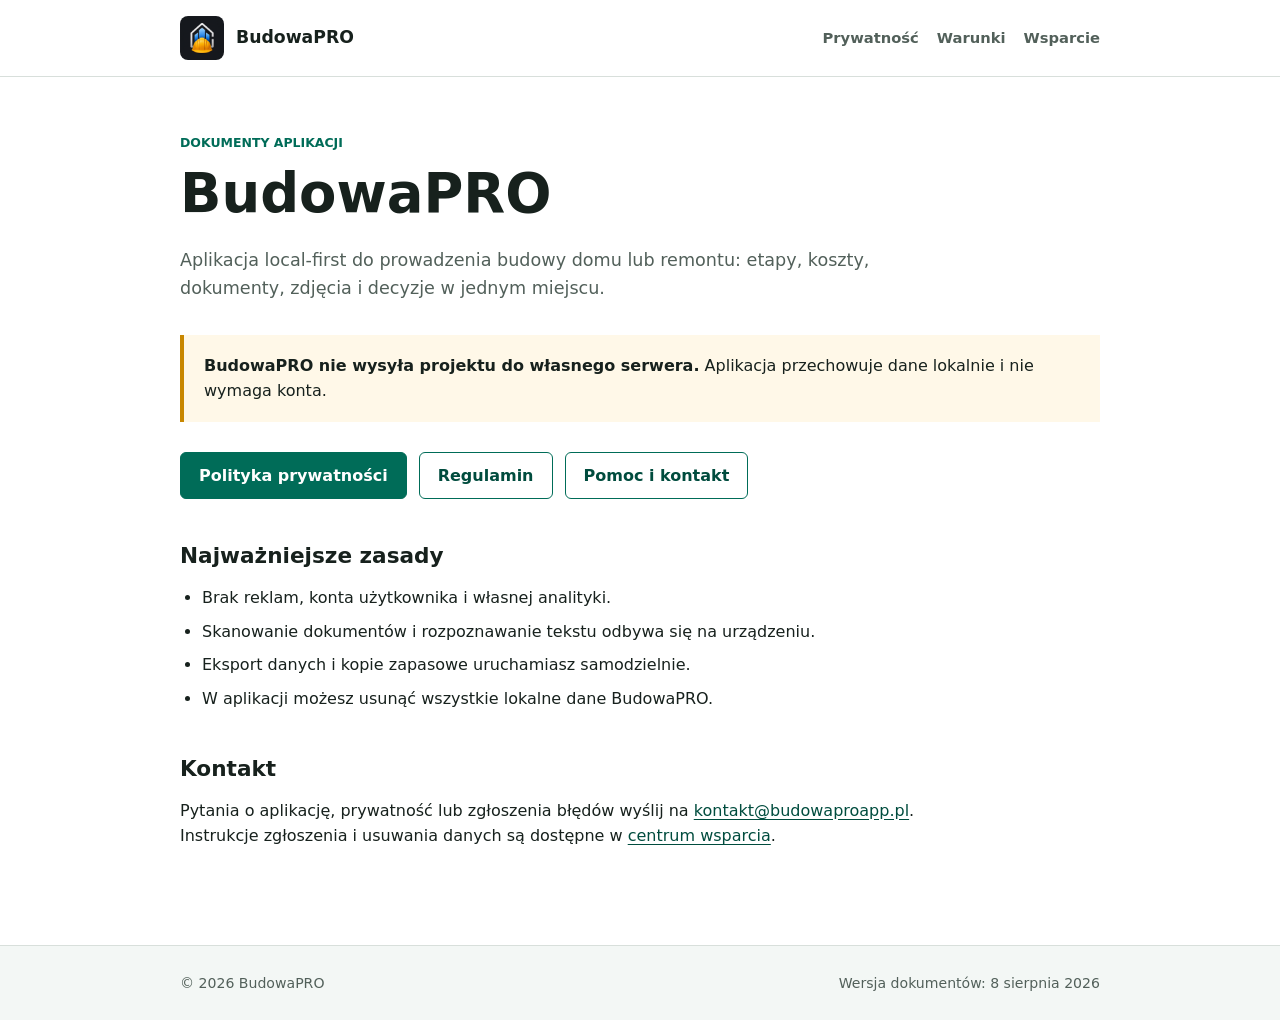
<file: site/index.html>
<!doctype html>
<html lang="pl">
  <head>
    <meta charset="utf-8" />
    <meta name="viewport" content="width=device-width, initial-scale=1" />
    <meta
      http-equiv="Content-Security-Policy"
      content="default-src 'none'; img-src 'self'; style-src 'self'; base-uri 'self'; form-action 'none'"
    />
    <meta name="referrer" content="no-referrer" />
    <meta
      name="description"
      content="Oficjalne informacje prawne i wsparcie aplikacji BudowaPRO."
    />
    <meta name="theme-color" content="#006c58" />
    <link rel="canonical" href="https://budowaproapp.pl/" />
    <title>BudowaPRO - prywatność i wsparcie</title>
    <link rel="icon" href="assets/budowapro-icon.png" />
    <link rel="stylesheet" href="assets/site.css" />
  </head>
  <body>
    <header class="site-header">
      <div class="header-inner">
        <a class="brand" href="./"
          ><img src="assets/budowapro-icon.png" alt="" /><span
            >BudowaPRO</span
          ></a
        >
        <nav aria-label="Główna nawigacja">
          <a href="/privacy/">Prywatność</a>
          <a href="/terms/">Warunki</a>
          <a href="/support/">Wsparcie</a>
        </nav>
      </div>
    </header>
    <main class="page">
      <p class="eyebrow">Dokumenty aplikacji</p>
      <h1>BudowaPRO</h1>
      <p class="lead">
        Aplikacja local-first do prowadzenia budowy domu lub remontu: etapy,
        koszty, dokumenty, zdjęcia i decyzje w jednym miejscu.
      </p>
      <div class="notice">
        <strong>BudowaPRO nie wysyła projektu do własnego serwera.</strong>
        Aplikacja przechowuje dane lokalnie i nie wymaga konta.
      </div>
      <div class="actions">
        <a class="button" href="/privacy/">Polityka prywatności</a>
        <a class="button secondary" href="/terms/">Regulamin</a>
        <a class="button secondary" href="/support/">Pomoc i kontakt</a>
      </div>
      <section>
        <h2>Najważniejsze zasady</h2>
        <ul>
          <li>Brak reklam, konta użytkownika i własnej analityki.</li>
          <li>
            Skanowanie dokumentów i rozpoznawanie tekstu odbywa się na
            urządzeniu.
          </li>
          <li>Eksport danych i kopie zapasowe uruchamiasz samodzielnie.</li>
          <li>W aplikacji możesz usunąć wszystkie lokalne dane BudowaPRO.</li>
        </ul>
      </section>
      <section>
        <h2>Kontakt</h2>
        <p>
          Pytania o aplikację, prywatność lub zgłoszenia błędów wyślij na
          <a href="mailto:kontakt@budowaproapp.pl">kontakt@budowaproapp.pl</a>.
          Instrukcje zgłoszenia i usuwania danych są dostępne w
          <a href="/support/">centrum wsparcia</a>.
        </p>
      </section>
    </main>
    <footer class="site-footer">
      <div class="footer-inner">
        <span>© 2026 BudowaPRO</span
        ><span>Wersja dokumentów: 8 sierpnia 2026</span>
      </div>
    </footer>
  </body>
</html>
</file>
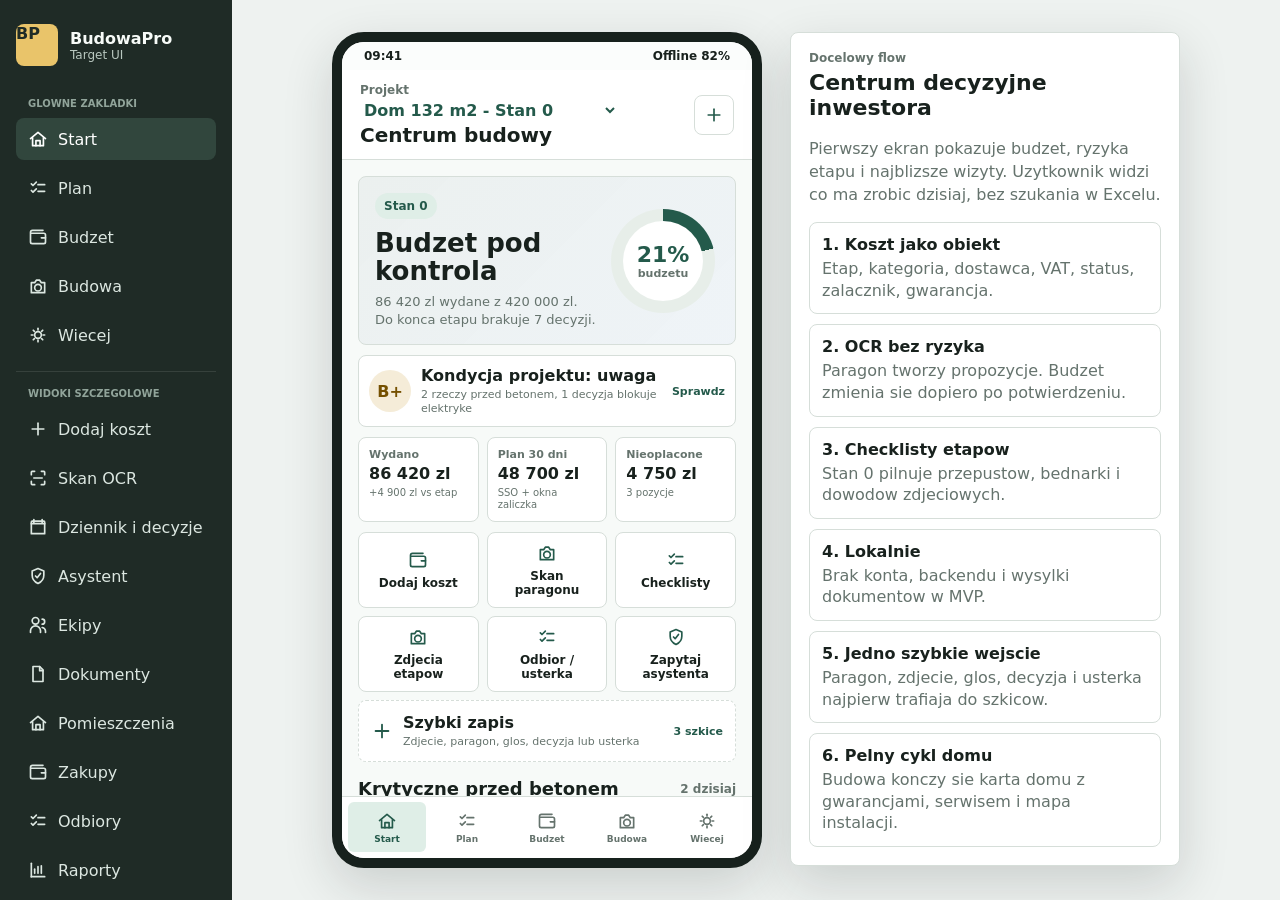
<file: docs/build-home-app-mockups/index.html>
<!doctype html>
<html lang="pl">
  <head>
    <meta charset="utf-8">
    <meta name="viewport" content="width=device-width, initial-scale=1">
    <title>BudowaPro - makiety docelowe</title>
    <link rel="stylesheet" href="./styles.css">
    <link rel="stylesheet" href="./extended.css">
  </head>
  <body>
    <svg class="svg-defs" aria-hidden="true">
      <symbol id="icon-home" viewBox="0 0 24 24">
        <path d="M3 11.5 12 4l9 7.5"></path>
        <path d="M5.5 10.5V20h13v-9.5"></path>
        <path d="M9.5 20v-6h5v6"></path>
      </symbol>
      <symbol id="icon-wallet" viewBox="0 0 24 24">
        <path d="M4 7.5h15a2 2 0 0 1 2 2V18a2 2 0 0 1-2 2H5a2 2 0 0 1-2-2V6.5A2.5 2.5 0 0 1 5.5 4H18"></path>
        <path d="M16 13h5"></path>
      </symbol>
      <symbol id="icon-plus" viewBox="0 0 24 24">
        <path d="M12 5v14"></path>
        <path d="M5 12h14"></path>
      </symbol>
      <symbol id="icon-scan" viewBox="0 0 24 24">
        <path d="M4 8V5a1 1 0 0 1 1-1h3"></path>
        <path d="M16 4h3a1 1 0 0 1 1 1v3"></path>
        <path d="M20 16v3a1 1 0 0 1-1 1h-3"></path>
        <path d="M8 20H5a1 1 0 0 1-1-1v-3"></path>
        <path d="M7 12h10"></path>
      </symbol>
      <symbol id="icon-checks" viewBox="0 0 24 24">
        <path d="m4 7 2 2 4-4"></path>
        <path d="M12 8h8"></path>
        <path d="m4 15 2 2 4-4"></path>
        <path d="M12 16h8"></path>
      </symbol>
      <symbol id="icon-users" viewBox="0 0 24 24">
        <path d="M9 11a4 4 0 1 0 0-8 4 4 0 0 0 0 8Z"></path>
        <path d="M3 21v-2a6 6 0 0 1 12 0v2"></path>
        <path d="M17 11a3 3 0 1 0 0-6"></path>
        <path d="M17 15a5 5 0 0 1 4 4.9V21"></path>
      </symbol>
      <symbol id="icon-file" viewBox="0 0 24 24">
        <path d="M6 3h8l4 4v14H6V3Z"></path>
        <path d="M14 3v5h4"></path>
      </symbol>
      <symbol id="icon-chart" viewBox="0 0 24 24">
        <path d="M4 20V4"></path>
        <path d="M4 20h16"></path>
        <path d="M8 16v-5"></path>
        <path d="M12 16V8"></path>
        <path d="M16 16v-9"></path>
      </symbol>
      <symbol id="icon-settings" viewBox="0 0 24 24">
        <path d="M12 8a4 4 0 1 0 0 8 4 4 0 0 0 0-8Z"></path>
        <path d="M4 12h2"></path>
        <path d="M18 12h2"></path>
        <path d="m6.3 6.3 1.4 1.4"></path>
        <path d="m16.3 16.3 1.4 1.4"></path>
        <path d="M12 4v2"></path>
        <path d="M12 18v2"></path>
        <path d="m17.7 6.3-1.4 1.4"></path>
        <path d="m7.7 16.3-1.4 1.4"></path>
      </symbol>
      <symbol id="icon-search" viewBox="0 0 24 24">
        <path d="m20 20-4-4"></path>
        <circle cx="11" cy="11" r="7"></circle>
      </symbol>
      <symbol id="icon-filter" viewBox="0 0 24 24">
        <path d="M4 6h16"></path>
        <path d="M7 12h10"></path>
        <path d="M10 18h4"></path>
      </symbol>
      <symbol id="icon-camera" viewBox="0 0 24 24">
        <path d="M4 8h4l2-3h4l2 3h4v12H4V8Z"></path>
        <circle cx="12" cy="14" r="4"></circle>
      </symbol>
      <symbol id="icon-calendar" viewBox="0 0 24 24">
        <path d="M7 3v4"></path>
        <path d="M17 3v4"></path>
        <path d="M4 8h16"></path>
        <path d="M5 5h14a1 1 0 0 1 1 1v14H4V6a1 1 0 0 1 1-1Z"></path>
      </symbol>
      <symbol id="icon-phone" viewBox="0 0 24 24">
        <path d="M7 4h3l1.5 4-2 1.2a12 12 0 0 0 5.3 5.3l1.2-2 4 1.5v3a2 2 0 0 1-2.2 2A16 16 0 0 1 5 6.2 2 2 0 0 1 7 4Z"></path>
      </symbol>
      <symbol id="icon-alert" viewBox="0 0 24 24">
        <path d="M12 4 3 20h18L12 4Z"></path>
        <path d="M12 9v5"></path>
        <path d="M12 17h.01"></path>
      </symbol>
      <symbol id="icon-shield" viewBox="0 0 24 24">
        <path d="M12 3 5 6v5c0 5 3 8 7 10 4-2 7-5 7-10V6l-7-3Z"></path>
        <path d="m9 12 2 2 4-5"></path>
      </symbol>
      <symbol id="icon-export" viewBox="0 0 24 24">
        <path d="M12 3v12"></path>
        <path d="m8 7 4-4 4 4"></path>
        <path d="M5 15v5h14v-5"></path>
      </symbol>
    </svg>

    <div class="prototype-shell">
      <aside class="nav-rail" aria-label="Makiety docelowe">
        <div class="brand">
          <span class="brand-mark">BP</span>
          <div>
            <strong>BudowaPro</strong>
            <span>Target UI</span>
          </div>
        </div>

        <nav class="nav-list">
          <span class="nav-group-label">Glowne zakladki</span>
          <button class="nav-item nav-primary is-active" type="button" data-target="overview" aria-current="page">
            <svg><use href="#icon-home"></use></svg>
            <span>Start</span>
          </button>
          <button class="nav-item nav-primary" type="button" data-target="stages">
            <svg><use href="#icon-checks"></use></svg>
            <span>Plan</span>
          </button>
          <button class="nav-item nav-primary" type="button" data-target="costs">
            <svg><use href="#icon-wallet"></use></svg>
            <span>Budzet</span>
          </button>
          <button class="nav-item nav-primary" type="button" data-target="technical">
            <svg><use href="#icon-camera"></use></svg>
            <span>Budowa</span>
          </button>
          <button class="nav-item nav-primary" type="button" data-target="more">
            <svg><use href="#icon-settings"></use></svg>
            <span>Wiecej</span>
          </button>

          <span class="nav-group-label">Widoki szczegolowe</span>
          <button class="nav-item" type="button" data-target="add-cost">
            <svg><use href="#icon-plus"></use></svg>
            <span>Dodaj koszt</span>
          </button>
          <button class="nav-item" type="button" data-target="scan">
            <svg><use href="#icon-scan"></use></svg>
            <span>Skan OCR</span>
          </button>
          <button class="nav-item" type="button" data-target="diary">
            <svg><use href="#icon-calendar"></use></svg>
            <span>Dziennik i decyzje</span>
          </button>
          <button class="nav-item" type="button" data-target="assistant">
            <svg><use href="#icon-shield"></use></svg>
            <span>Asystent</span>
          </button>
          <button class="nav-item" type="button" data-target="contacts">
            <svg><use href="#icon-users"></use></svg>
            <span>Ekipy</span>
          </button>
          <button class="nav-item" type="button" data-target="documents">
            <svg><use href="#icon-file"></use></svg>
            <span>Dokumenty</span>
          </button>
          <button class="nav-item" type="button" data-target="rooms">
            <svg><use href="#icon-home"></use></svg>
            <span>Pomieszczenia</span>
          </button>
          <button class="nav-item" type="button" data-target="materials">
            <svg><use href="#icon-wallet"></use></svg>
            <span>Zakupy</span>
          </button>
          <button class="nav-item" type="button" data-target="punchlist">
            <svg><use href="#icon-checks"></use></svg>
            <span>Odbiory</span>
          </button>
          <button class="nav-item" type="button" data-target="reports">
            <svg><use href="#icon-chart"></use></svg>
            <span>Raporty</span>
          </button>
          <button class="nav-item" type="button" data-target="home-record">
            <svg><use href="#icon-home"></use></svg>
            <span>Karta domu</span>
          </button>
          <button class="nav-item" type="button" data-target="settings">
            <svg><use href="#icon-settings"></use></svg>
            <span>Ustawienia</span>
          </button>
        </nav>
      </aside>

      <main class="mockup-stage">
        <section class="phone-frame" aria-label="Podglad aplikacji BudowaPro">
          <div class="status-bar">
            <span>09:41</span>
            <span>Offline 82%</span>
          </div>

          <header class="app-topbar">
            <div>
              <label class="project-picker" for="projectSelect">Projekt</label>
              <select id="projectSelect" aria-label="Wybierz projekt">
                <option>Dom 132 m2 - Stan 0</option>
                <option>Remont mieszkania 58 m2</option>
              </select>
              <h1 id="screenTitle">Centrum budowy</h1>
            </div>
            <button class="icon-button" type="button" aria-label="Dodaj koszt" data-shortcut="add-cost">
              <svg><use href="#icon-plus"></use></svg>
            </button>
          </header>

          <div class="screen-stack">
            <section class="screen is-active" data-screen="overview" aria-labelledby="overview-title">
              <div class="hero-panel">
                <div>
                  <span class="chip strong">Stan 0</span>
                  <h2 id="overview-title">Budzet pod kontrola</h2>
                  <p>86 420 zl wydane z 420 000 zl. Do konca etapu brakuje 7 decyzji.</p>
                </div>
                <div class="budget-donut" aria-label="21 procent budzetu wykorzystane">
                  <strong>21%</strong>
                  <span>budzetu</span>
                </div>
              </div>

              <button class="health-strip" type="button" data-shortcut="assistant">
                <span class="health-score">B+</span>
                <span>
                  <strong>Kondycja projektu: uwaga</strong>
                  <small>2 rzeczy przed betonem, 1 decyzja blokuje elektryke</small>
                </span>
                <b>Sprawdz</b>
              </button>

              <div class="kpi-grid">
                <article class="kpi-card">
                  <span>Wydano</span>
                  <strong>86 420 zl</strong>
                  <small>+4 900 zl vs etap</small>
                </article>
                <article class="kpi-card">
                  <span>Plan 30 dni</span>
                  <strong>48 700 zl</strong>
                  <small>SSO + okna zaliczka</small>
                </article>
                <article class="kpi-card">
                  <span>Nieoplacone</span>
                  <strong>4 750 zl</strong>
                  <small>3 pozycje</small>
                </article>
              </div>

              <div class="quick-grid" aria-label="Najczestsze akcje">
                <button class="quick-action" type="button" data-shortcut="add-cost">
                  <svg><use href="#icon-wallet"></use></svg>
                  <span>Dodaj koszt</span>
                </button>
                <button class="quick-action" type="button" data-shortcut="scan">
                  <svg><use href="#icon-camera"></use></svg>
                  <span>Skan paragonu</span>
                </button>
                <button class="quick-action" type="button" data-shortcut="stages">
                  <svg><use href="#icon-checks"></use></svg>
                  <span>Checklisty</span>
                </button>
                <button class="quick-action" type="button" data-shortcut="technical">
                  <svg><use href="#icon-camera"></use></svg>
                  <span>Zdjecia etapow</span>
                </button>
                <button class="quick-action" type="button" data-shortcut="punchlist">
                  <svg><use href="#icon-checks"></use></svg>
                  <span>Odbior / usterka</span>
                </button>
                <button class="quick-action" type="button" data-shortcut="assistant">
                  <svg><use href="#icon-shield"></use></svg>
                  <span>Zapytaj asystenta</span>
                </button>
              </div>

              <button class="capture-inbox" type="button" data-shortcut="more">
                <svg><use href="#icon-plus"></use></svg>
                <span>
                  <strong>Szybki zapis</strong>
                  <small>Zdjecie, paragon, glos, decyzja lub usterka</small>
                </span>
                <b>3 szkice</b>
              </button>

              <div class="section-head">
                <h2>Krytyczne przed betonem</h2>
                <span>2 dzisiaj</span>
              </div>
              <div class="issue-list">
                <article class="issue-row risk">
                  <svg><use href="#icon-alert"></use></svg>
                  <div>
                    <strong>Bednarka / uziom fundamentowy</strong>
                    <span>Dodaj zdjecie ciaglosci przed zalaniem.</span>
                  </div>
                  <b>Dzis</b>
                </article>
                <article class="issue-row risk">
                  <svg><use href="#icon-alert"></use></svg>
                  <div>
                    <strong>Przepust pod prad, wode i internet</strong>
                    <span>Hydraulik jutro 08:00, elektryk 11:30.</span>
                  </div>
                  <b>Jutro</b>
                </article>
              </div>

              <div class="stage-timeline">
                <div class="stage-point done"><span>Formal</span></div>
                <div class="stage-point active"><span>Stan 0</span></div>
                <div class="stage-point"><span>SSO</span></div>
                <div class="stage-point"><span>SSZ</span></div>
                <div class="stage-point"><span>Inst.</span></div>
              </div>

              <div class="section-head">
                <h2>Dzisiaj na budowie</h2>
                <span>3 wpisy</span>
              </div>
              <div class="timeline-list">
                <article class="timeline-item">
                  <time>08:30</time>
                  <div>
                    <strong>Odbior zbrojenia</strong>
                    <span>Kierownik budowy, wymagane zdjecia i notatka.</span>
                  </div>
                </article>
                <article class="timeline-item">
                  <time>12:00</time>
                  <div>
                    <strong>Dostawa betonu B25</strong>
                    <span>Zapisz WZ jako dokument kosztu.</span>
                  </div>
                </article>
                <article class="timeline-item">
                  <time>16:00</time>
                  <div>
                    <strong>Aktualizacja budzetu</strong>
                    <span>Sprawdz przekroczenie w kategorii materialy.</span>
                  </div>
                </article>
              </div>
            </section>

            <section class="screen" data-screen="costs" aria-labelledby="costs-title" hidden>
              <div class="section-head first">
                <div>
                  <span class="eyebrow">Rejestr kosztow</span>
                  <h2 id="costs-title">Wszystkie pozycje</h2>
                </div>
                <button class="icon-button" type="button" aria-label="Filtruj koszty">
                  <svg><use href="#icon-filter"></use></svg>
                </button>
              </div>

              <label class="search-field">
                <svg><use href="#icon-search"></use></svg>
                <input type="search" value="fundament" aria-label="Szukaj kosztow">
              </label>

              <div class="filter-row" aria-label="Filtry kosztow">
                <button class="filter-chip is-active" type="button" aria-pressed="true">Stan 0</button>
                <button class="filter-chip" type="button" aria-pressed="false">Oplacone</button>
                <button class="filter-chip" type="button" aria-pressed="false">Materialy</button>
                <button class="filter-chip" type="button" aria-pressed="false">Paragon</button>
              </div>

              <div class="summary-strip">
                <article>
                  <span>Plan etapu</span>
                  <strong>26 380 zl</strong>
                </article>
                <article>
                  <span>Faktycznie</span>
                  <strong>31 280 zl</strong>
                </article>
                <article>
                  <span>Roznica</span>
                  <strong class="danger">+4 900 zl</strong>
                </article>
              </div>

              <div class="cost-list">
                <article class="cost-row">
                  <div class="cost-icon concrete"></div>
                  <div>
                    <strong>Beton B25 fundament</strong>
                    <span>Betoniarnia Nowak | 18 m3 | faktura</span>
                  </div>
                  <b>12 960 zl</b>
                </article>
                <article class="cost-row">
                  <div class="cost-icon steel"></div>
                  <div>
                    <strong>Stal zbrojeniowa</strong>
                    <span>Fi 12, strzemiona, drut | dostarczone</span>
                  </div>
                  <b>8 740 zl</b>
                </article>
                <article class="cost-row">
                  <div class="cost-icon labor"></div>
                  <div>
                    <strong>Robocizna fundament</strong>
                    <span>Etap 1/2 | gotowka | niepelny opis</span>
                  </div>
                  <b>6 500 zl</b>
                </article>
                <article class="cost-row flagged">
                  <div class="cost-icon pipe"></div>
                  <div>
                    <strong>Rury przepustowe</strong>
                    <span>Paragon OCR | wymaga korekty VAT</span>
                  </div>
                  <b>1 420 zl</b>
                </article>
              </div>

              <div class="inline-state warning">
                <svg><use href="#icon-alert"></use></svg>
                <span>2 koszty maja brakujacy dokument. Dodaj paragon lub fakture przed eksportem.</span>
              </div>
            </section>

            <section class="screen" data-screen="add-cost" aria-labelledby="add-cost-title" hidden>
              <div class="section-head first">
                <div>
                  <span class="eyebrow">Nowa pozycja</span>
                  <h2 id="add-cost-title">Dodaj koszt budowy</h2>
                </div>
                <span class="chip">Manual</span>
              </div>

              <div class="segmented" role="group" aria-label="Typ kosztu">
                <button class="is-active" type="button">Koszt</button>
                <button type="button">Oferta</button>
                <button type="button">Plan</button>
              </div>

              <form class="mock-form">
                <label>
                  <span>Nazwa pozycji</span>
                  <input value="Przepusty pod instalacje">
                </label>
                <div class="form-grid">
                  <label>
                    <span>Kwota brutto</span>
                    <input value="1 420,00 zl">
                  </label>
                  <label>
                    <span>VAT</span>
                    <select>
                      <option>23%</option>
                      <option>8%</option>
                      <option>0%</option>
                    </select>
                  </label>
                </div>
                <div class="form-grid">
                  <label>
                    <span>Etap</span>
                    <select>
                      <option>Stan 0</option>
                      <option>SSO</option>
                      <option>Instalacje</option>
                    </select>
                  </label>
                  <label>
                    <span>Kategoria</span>
                    <select>
                      <option>Materialy</option>
                      <option>Robocizna</option>
                      <option>Sprzet</option>
                    </select>
                  </label>
                </div>
                <label>
                  <span>Dostawca / ekipa</span>
                  <input value="Market Budowlany">
                </label>
                <label>
                  <span>Notatka</span>
                  <textarea>Woda, prad, internet, zapas pod brame i ogrod.</textarea>
                </label>
              </form>

              <div class="attachment-drop">
                <svg><use href="#icon-file"></use></svg>
                <div>
                  <strong>Dodaj paragon, fakture lub zdjecie</strong>
                  <span>Plik zostaje lokalnie w telefonie.</span>
                </div>
              </div>

              <div class="bottom-actions">
                <button class="secondary-button" type="button">Zapisz szkic</button>
                <button class="primary-button" type="button">Zapisz koszt</button>
              </div>
            </section>

            <section class="screen" data-screen="scan" aria-labelledby="scan-title" hidden>
              <div class="section-head first">
                <div>
                  <span class="eyebrow">Skan paragonu</span>
                  <h2 id="scan-title">OCR z potwierdzeniem</h2>
                </div>
                <span class="chip strong">On-device</span>
              </div>

              <div class="scanner-card">
                <div class="receipt-paper">
                  <span>MARKET BUDOWLANY</span>
                  <strong>RURY PVC 110</strong>
                  <strong>PESZEL 50 MM</strong>
                  <strong>TASMA IZOLACYJNA</strong>
                  <b>SUMA 428,70</b>
                </div>
                <div class="scan-frame"></div>
              </div>

              <div class="inline-state">
                <svg><use href="#icon-shield"></use></svg>
                <span>OCR nie zmienia budzetu automatycznie. Najpierw potwierdzasz dane.</span>
              </div>

              <div class="ocr-review">
                <div class="review-head">
                  <div>
                    <span>Rozpoznano</span>
                    <strong>3 pozycje | 428,70 zl</strong>
                  </div>
                  <b>92%</b>
                </div>
                <article class="review-row ok">
                  <div>
                    <strong>Rury PVC 110</strong>
                    <span>Stan 0 / przepusty / materialy</span>
                  </div>
                  <b>219,90 zl</b>
                </article>
                <article class="review-row ok">
                  <div>
                    <strong>Peszel 50 mm</strong>
                    <span>Instalacje / materialy</span>
                  </div>
                  <b>138,80 zl</b>
                </article>
                <article class="review-row warning">
                  <div>
                    <strong>Tasma izolacyjna</strong>
                    <span>Niska pewnosc kwoty, sprawdz recznie</span>
                  </div>
                  <b>70,00 zl</b>
                </article>
              </div>

              <div class="bottom-actions">
                <button class="secondary-button" type="button">Popraw OCR</button>
                <button class="primary-button" type="button">Zapisz 3 pozycje</button>
              </div>
            </section>

            <section class="screen" data-screen="stages" aria-labelledby="stages-title" hidden>
              <div class="section-head first">
                <div>
                  <span class="eyebrow">Etapy i checklisty</span>
                  <h2 id="stages-title">Stan 0</h2>
                </div>
                <div class="small-progress">6/14</div>
              </div>

              <div class="stage-tabs" role="tablist" aria-label="Etapy budowy">
                <button class="stage-tab done" type="button" role="tab" aria-selected="false">Formal</button>
                <button class="stage-tab is-active" type="button" role="tab" aria-selected="true">Stan 0</button>
                <button class="stage-tab" type="button" role="tab" aria-selected="false">SSO</button>
                <button class="stage-tab" type="button" role="tab" aria-selected="false">SSZ</button>
                <button class="stage-tab" type="button" role="tab" aria-selected="false">Instalacje</button>
              </div>

              <article class="stage-detail">
                <div>
                  <span>Ryzyko etapu</span>
                  <strong>Rzeczy, ktorych nie widac po zasypaniu</strong>
                </div>
                <svg class="plan-svg" viewBox="0 0 320 160" role="img" aria-label="Schemat fundamentu i przepustow">
                  <rect x="16" y="16" width="288" height="128"></rect>
                  <rect x="40" y="42" width="108" height="76"></rect>
                  <rect x="178" y="42" width="86" height="76"></rect>
                  <path d="M148 80h30"></path>
                  <circle cx="52" cy="132" r="8"></circle>
                  <circle cx="288" cy="126" r="8"></circle>
                  <circle class="missing" cx="164" cy="24" r="8"></circle>
                  <path class="missing" d="M164 24v34"></path>
                </svg>
              </article>

              <div class="checklist">
                <article class="check-row done">
                  <span class="check-box"></span>
                  <div>
                    <strong>Badania gruntu</strong>
                    <small>PDF dodany, wynik: glina pylasta</small>
                  </div>
                </article>
                <article class="check-row done">
                  <span class="check-box"></span>
                  <div>
                    <strong>Geodeta wytyczyl budynek</strong>
                    <small>Zdjecia punktow w dokumentach</small>
                  </div>
                </article>
                <article class="check-row risk">
                  <span class="check-box"></span>
                  <div>
                    <strong>Przepust pod wode</strong>
                    <small>Wymagane przed betonem, przypisany hydraulik</small>
                  </div>
                  <svg><use href="#icon-alert"></use></svg>
                </article>
                <article class="check-row risk">
                  <span class="check-box"></span>
                  <div>
                    <strong>Bednarka / uziom fundamentowy</strong>
                    <small>Dodaj zdjecie i potwierdzenie ciaglosci</small>
                  </div>
                  <svg><use href="#icon-alert"></use></svg>
                </article>
                <article class="check-row">
                  <span class="check-box"></span>
                  <div>
                    <strong>Przepust pod prad, internet, brame</strong>
                    <small>Uzgodnic trase z elektrykiem</small>
                  </div>
                </article>
              </div>

              <div class="section-head">
                <h2>Plan na 7 dni</h2>
                <button class="text-link" type="button" data-shortcut="diary">Dziennik</button>
              </div>
              <div class="plan-week">
                <article>
                  <time>WT 14</time>
                  <div>
                    <strong>Odbior zbrojenia</strong>
                    <span>Warunek: zdjecia bednarki i przepustow</span>
                  </div>
                  <b>08:30</b>
                </article>
                <article class="blocked">
                  <time>CZW 16</time>
                  <div>
                    <strong>Zalanie fundamentow</strong>
                    <span>Blokuje: brak decyzji o przepuscie pompy ciepla</span>
                  </div>
                  <b>Ryzyko</b>
                </article>
              </div>
            </section>

            <section class="screen" data-screen="contacts" aria-labelledby="contacts-title" hidden>
              <div class="section-head first">
                <div>
                  <span class="eyebrow">Ekipy i wizyty</span>
                  <h2 id="contacts-title">Kontakty budowy</h2>
                </div>
                <button class="icon-button" type="button" aria-label="Dodaj kontakt">
                  <svg><use href="#icon-plus"></use></svg>
                </button>
              </div>

              <article class="visit-card">
                <div class="date-block">
                  <span>JUTRO</span>
                  <strong>08:00</strong>
                </div>
                <div>
                  <strong>Hydraulik - przepust wody</strong>
                  <span>Cel: srednica, spadek, zdjecie przed betonem.</span>
                </div>
              </article>

              <div class="contact-list">
                <article class="contact-card">
                  <div class="avatar">EL</div>
                  <div>
                    <strong>Marek S. | elektryk</strong>
                    <span>Stan 0, instalacje, alarm | oferta zaakceptowana</span>
                  </div>
                  <button class="icon-button small" type="button" aria-label="Zadzwon do elektryka">
                    <svg><use href="#icon-phone"></use></svg>
                  </button>
                </article>
                <article class="contact-card">
                  <div class="avatar green">HY</div>
                  <div>
                    <strong>Instal-Hydro</strong>
                    <span>Woda, kanalizacja, podlogowka | czeka na pomiar</span>
                  </div>
                  <button class="icon-button small" type="button" aria-label="Umow termin hydraulika">
                    <svg><use href="#icon-calendar"></use></svg>
                  </button>
                </article>
                <article class="contact-card">
                  <div class="avatar amber">KB</div>
                  <div>
                    <strong>Anna P. | kierownik</strong>
                    <span>Odbiory etapow, notatki, protokoly</span>
                  </div>
                  <button class="icon-button small" type="button" aria-label="Zadzwon do kierownika">
                    <svg><use href="#icon-phone"></use></svg>
                  </button>
                </article>
              </div>

              <div class="section-head">
                <h2>Porownanie ofert</h2>
                <span>Elektryka</span>
              </div>
              <div class="quote-table">
                <div><span>Marek S.</span><b>18 500 zl</b><small>pelny zakres</small></div>
                <div><span>VoltDom</span><b>16 900 zl</b><small>bez alarmu</small></div>
                <div><span>El-Pro</span><b>21 200 zl</b><small>z materialem</small></div>
              </div>
            </section>

            <section class="screen" data-screen="documents" aria-labelledby="documents-title" hidden>
              <div class="section-head first">
                <div>
                  <span class="eyebrow">Dokumenty lokalne</span>
                  <h2 id="documents-title">Paragony, faktury, gwarancje</h2>
                </div>
                <button class="icon-button" type="button" aria-label="Dodaj dokument">
                  <svg><use href="#icon-file"></use></svg>
                </button>
              </div>

              <div class="doc-tabs" role="tablist" aria-label="Typ dokumentow">
                <button class="is-active" type="button">Wszystkie</button>
                <button type="button">Faktury</button>
                <button type="button">Zdjecia</button>
                <button type="button">Gwarancje</button>
              </div>

              <div class="doc-list">
                <article class="doc-row">
                  <div class="doc-icon pdf">PDF</div>
                  <div>
                    <strong>Faktura beton B25</strong>
                    <span>Powiazane z kosztem 12 960 zl</span>
                  </div>
                  <b>Stan 0</b>
                </article>
                <article class="doc-row">
                  <div class="doc-icon photo">IMG</div>
                  <div>
                    <strong>Bednarka przed zalaniem</strong>
                    <span>Dowod do checklisty, 6 zdjec</span>
                  </div>
                  <b>Wazne</b>
                </article>
                <article class="doc-row">
                  <div class="doc-icon warranty">GW</div>
                  <div>
                    <strong>Gwarancja pompa ciepla</strong>
                    <span>Wygasa za 23 miesiace</span>
                  </div>
                  <b>Aktywna</b>
                </article>
              </div>

              <div class="inline-state">
                <svg><use href="#icon-shield"></use></svg>
                <span>Dokumenty sa przechowywane lokalnie. Eksport i backup tylko po Twojej akcji.</span>
              </div>

              <button class="module-link" type="button" data-shortcut="home-record">
                <span>
                  <strong>Karta domu po odbiorze</strong>
                  <small>Gwarancje, urzadzenia, instrukcje i historia serwisu</small>
                </span>
                <b>Otworz</b>
              </button>
            </section>

            <section class="screen" data-screen="technical" aria-labelledby="technical-title" hidden>
              <div class="section-head first">
                <div>
                  <span class="eyebrow">Dokumentacja techniczna</span>
                  <h2 id="technical-title">Zdjecia etapow i instalacji</h2>
                </div>
                <button class="icon-button" type="button" aria-label="Dodaj zdjecie techniczne">
                  <svg><use href="#icon-camera"></use></svg>
                </button>
              </div>

              <label class="search-field">
                <svg><use href="#icon-search"></use></svg>
                <input type="search" value="kuchnia woda prad" aria-label="Szukaj w dokumentacji technicznej">
              </label>

              <div class="stage-tabs" role="tablist" aria-label="Etapy dokumentacji technicznej">
                <button class="stage-tab done" type="button" role="tab" aria-selected="false">Stan 0</button>
                <button class="stage-tab is-active" type="button" role="tab" aria-selected="true">Instalacje</button>
                <button class="stage-tab" type="button" role="tab" aria-selected="false">Tynki</button>
                <button class="stage-tab" type="button" role="tab" aria-selected="false">Wykonczenie</button>
              </div>

              <article class="tech-hero">
                <div>
                  <span>Album aktywny</span>
                  <strong>Instalacje przed tynkiem</strong>
                  <small>42 zdjecia, 8 pomieszczen, 5 dokumentow PDF</small>
                </div>
                <b>Lokalnie</b>
              </article>

              <div class="photo-grid" aria-label="Zdjecia techniczne instalacji">
                <article class="photo-card ground">
                  <div class="evidence-photo evidence-ground" role="img" aria-label="Bednarka i zbrojenie fundamentu przed betonem"></div>
                  <strong>Uziom fundamentowy</strong>
                  <small>Stan 0, przed betonem</small>
                </article>
                <article class="photo-card power">
                  <div class="evidence-photo evidence-install" role="img" aria-label="Rury wody i przewody elektryczne przed tynkiem"></div>
                  <strong>Kuchnia - instalacje</strong>
                  <small>woda, prad, przed tynkiem</small>
                </article>
                <article class="photo-card heat">
                  <div class="evidence-photo evidence-heat" role="img" aria-label="Petle ogrzewania podlogowego przed wylewka"></div>
                  <strong>Podlogowka</strong>
                  <small>salon, przed wylewka</small>
                </article>
                <article class="photo-card water">
                  <div class="evidence-photo evidence-waterproof" role="img" aria-label="Hydroizolacja prysznica przed ulozeniem plytek"></div>
                  <strong>Hydroizolacja</strong>
                  <small>lazienka, przed plytkami</small>
                </article>
              </div>

              <div class="section-head">
                <h2>Mapa instalacji</h2>
                <span>Parter v3</span>
              </div>
              <article class="plan-pin-card" aria-label="Plan parteru z punktami dokumentacji">
                <div class="plan-room room-a">Salon</div>
                <div class="plan-room room-b">Kuchnia</div>
                <div class="plan-room room-c">Lazienka</div>
                <button class="plan-pin pin-power" type="button" aria-label="Punkt elektryki, 12 zdjec">12</button>
                <button class="plan-pin pin-water" type="button" aria-label="Punkt instalacji wodnej, 8 zdjec">8</button>
                <button class="plan-pin pin-defect" type="button" aria-label="Otwarta usterka przy odplywie">!</button>
              </article>

              <div class="section-head">
                <h2>Mapy i dokumenty</h2>
                <span>Powykonawcze</span>
              </div>
              <div class="doc-list">
                <article class="doc-row">
                  <div class="doc-icon pdf">PDF</div>
                  <div>
                    <strong>Mapa przewodow - parter</strong>
                    <span>Instalacje elektryczne, wersja po zmianach</span>
                  </div>
                  <b>PDF</b>
                </article>
                <article class="doc-row">
                  <div class="doc-icon photo">IMG</div>
                  <div>
                    <strong>Zdjecia przed tynkami</strong>
                    <span>Salon, kuchnia, lazienki, kotlownia</span>
                  </div>
                  <b>42</b>
                </article>
                <article class="doc-row">
                  <div class="doc-icon warranty">GW</div>
                  <div>
                    <strong>Protokol proby cisnieniowej</strong>
                    <span>Podlogowka i woda uzytkowa</span>
                  </div>
                  <b>OK</b>
                </article>
              </div>

              <div class="inline-state">
                <svg><use href="#icon-shield"></use></svg>
                <span>Zdjecia sa tagowane etapem, pomieszczeniem i typem instalacji. Dziala offline na telefonie.</span>
              </div>
            </section>

            <section class="screen" data-screen="rooms" aria-labelledby="rooms-title" hidden>
              <div class="section-head first">
                <div>
                  <span class="eyebrow">Remont i wykonczenie</span>
                  <h2 id="rooms-title">Pomieszczenia</h2>
                </div>
                <button class="icon-button" type="button" aria-label="Dodaj pomieszczenie">
                  <svg><use href="#icon-plus"></use></svg>
                </button>
              </div>

              <div class="room-overview">
                <article>
                  <span>Budzet pomieszczen</span>
                  <strong>96 400 zl</strong>
                  <small>kuchnia, 2 lazienki, salon, garderoba</small>
                </article>
                <article>
                  <span>Decyzje otwarte</span>
                  <strong>11</strong>
                  <small>plytki, drzwi, oswietlenie, armatura</small>
                </article>
              </div>

              <div class="room-list">
                <article class="room-card kitchen">
                  <div class="room-plan">
                    <span class="fixture sink"></span>
                    <span class="fixture island"></span>
                    <span class="fixture door"></span>
                  </div>
                  <div>
                    <strong>Kuchnia</strong>
                    <span>18 900 zl / plan 24 000 zl</span>
                  </div>
                  <b>5 decyzji</b>
                </article>
                <article class="room-card bath">
                  <div class="room-plan">
                    <span class="fixture shower"></span>
                    <span class="fixture sink"></span>
                    <span class="fixture door"></span>
                  </div>
                  <div>
                    <strong>Lazienka parter</strong>
                    <span>12 400 zl / plan 18 000 zl</span>
                  </div>
                  <b>hydro OK</b>
                </article>
                <article class="room-card living">
                  <div class="room-plan">
                    <span class="fixture tv"></span>
                    <span class="fixture sofa"></span>
                    <span class="fixture door"></span>
                  </div>
                  <div>
                    <strong>Salon</strong>
                    <span>9 800 zl / plan 22 000 zl</span>
                  </div>
                  <b>gniazda</b>
                </article>
              </div>

              <div class="section-head">
                <h2>Karty wyborow</h2>
                <span>Do zamowienia</span>
              </div>
              <div class="decision-list">
                <article>
                  <strong>Plytki lazienka parter</strong>
                  <span>60x120, 28 m2, zapas 10%, termin dostawy 9 dni</span>
                  <b>4 860 zl</b>
                </article>
                <article>
                  <strong>Drzwi wewnetrzne</strong>
                  <span>8 sztuk, pomiar po posadzkach, oferta do porownania</span>
                  <b>12 300 zl</b>
                </article>
              </div>
            </section>

            <section class="screen" data-screen="materials" aria-labelledby="materials-title" hidden>
              <div class="section-head first">
                <div>
                  <span class="eyebrow">Zakupy i dostawy</span>
                  <h2 id="materials-title">Materialy na budowie</h2>
                </div>
                <button class="icon-button" type="button" aria-label="Dodaj material">
                  <svg><use href="#icon-plus"></use></svg>
                </button>
              </div>

              <div class="material-status">
                <article>
                  <span>Zamowione</span>
                  <strong>38 600 zl</strong>
                </article>
                <article>
                  <span>Do zwrotu</span>
                  <strong>1 240 zl</strong>
                </article>
                <article>
                  <span>Opoznione</span>
                  <strong>2</strong>
                </article>
              </div>

              <div class="delivery-list">
                <article class="delivery-row arriving">
                  <div class="delivery-step">14</div>
                  <div>
                    <strong>Okna - zaliczka i pomiar</strong>
                    <span>Oknoplast | SSZ | oczekuje na potwierdzenie wymiarow</span>
                  </div>
                  <b>18 000 zl</b>
                </article>
                <article class="delivery-row">
                  <div class="delivery-step">16</div>
                  <div>
                    <strong>Welna mineralna 20 cm</strong>
                    <span>120 m2 | dostawa piatek | miejsce: garaz</span>
                  </div>
                  <b>7 480 zl</b>
                </article>
                <article class="delivery-row return">
                  <div class="delivery-step">ZW</div>
                  <div>
                    <strong>Nadmiar peszla i zlaczek</strong>
                    <span>Zwrot do marketu, paragon przypiety</span>
                  </div>
                  <b>340 zl</b>
                </article>
              </div>

              <div class="section-head">
                <h2>Kalkulatory</h2>
                <span>Remont</span>
              </div>
              <div class="calc-grid">
                <button type="button">Plytki + zapas</button>
                <button type="button">Farba / m2</button>
                <button type="button">Beton m3</button>
                <button type="button">Welna / dach</button>
              </div>
            </section>

            <section class="screen" data-screen="punchlist" aria-labelledby="punchlist-title" hidden>
              <div class="section-head first">
                <div>
                  <span class="eyebrow">Odbiory i usterki</span>
                  <h2 id="punchlist-title">Lista poprawek</h2>
                </div>
                <button class="icon-button" type="button" aria-label="Dodaj usterke">
                  <svg><use href="#icon-plus"></use></svg>
                </button>
              </div>

              <div class="punch-summary">
                <article>
                  <span>Otwarte</span>
                  <strong>9</strong>
                </article>
                <article>
                  <span>Krytyczne</span>
                  <strong>2</strong>
                </article>
                <article>
                  <span>Po terminie</span>
                  <strong>1</strong>
                </article>
              </div>

              <div class="punch-list">
                <article class="punch-row critical">
                  <div class="punch-photo leak"></div>
                  <div>
                    <strong>Wilgoc przy przepuscie wody</strong>
                    <span>Stan 0 | Hydraulik | termin: jutro 08:00</span>
                  </div>
                  <b>Krytyczne</b>
                </article>
                <article class="punch-row">
                  <div class="punch-photo wall"></div>
                  <div>
                    <strong>Puszka elektryczna za nisko</strong>
                    <span>Kuchnia | Elektryk | zdjecie i pomiar dodane</span>
                  </div>
                  <b>Otwarte</b>
                </article>
                <article class="punch-row done">
                  <div class="punch-photo floor"></div>
                  <div>
                    <strong>Rysa na posadzce w garazu</strong>
                    <span>Poprawione, protokol podpisany</span>
                  </div>
                  <b>Zamkniete</b>
                </article>
              </div>

              <div class="inline-state warning">
                <svg><use href="#icon-alert"></use></svg>
                <span>Kazda usterka ma zdjecie, osobe odpowiedzialna, termin i status do protokolu odbioru.</span>
              </div>
            </section>

            <section class="screen" data-screen="reports" aria-labelledby="reports-title" hidden>
              <div class="section-head first">
                <div>
                  <span class="eyebrow">Raporty i eksport</span>
                  <h2 id="reports-title">Budzet vs wykonanie</h2>
                </div>
                <button class="icon-button" type="button" aria-label="Eksportuj raport">
                  <svg><use href="#icon-export"></use></svg>
                </button>
              </div>

              <article class="report-total">
                <span>Pozostalo w budzecie</span>
                <strong>333 580 zl</strong>
                <small>Plan calkowity 420 000 zl</small>
              </article>

              <div class="bar-chart" aria-label="Koszty wedlug etapow">
                <div class="bar-row">
                  <span>Stan 0</span>
                  <div><i style="width: 78%"></i></div>
                  <b>31 280</b>
                </div>
                <div class="bar-row">
                  <span>SSO</span>
                  <div><i style="width: 44%"></i></div>
                  <b>18 400</b>
                </div>
                <div class="bar-row">
                  <span>SSZ</span>
                  <div><i style="width: 24%"></i></div>
                  <b>9 800</b>
                </div>
                <div class="bar-row">
                  <span>Inst.</span>
                  <div><i style="width: 15%"></i></div>
                  <b>6 120</b>
                </div>
              </div>

              <div class="report-grid">
                <article>
                  <span>Top dostawca</span>
                  <strong>Betoniarnia Nowak</strong>
                  <small>12 960 zl</small>
                </article>
                <article>
                  <span>Paragony OCR</span>
                  <strong>18 skanow</strong>
                  <small>2 do poprawy</small>
                </article>
                <article>
                  <span>Gwarancje</span>
                  <strong>5 aktywnych</strong>
                  <small>najblizsza: 28 dni</small>
                </article>
                <article>
                  <span>Eksport</span>
                  <strong>CSV + PDF</strong>
                  <small>lokalny plik</small>
                </article>
              </div>

              <div class="export-row">
                <button class="secondary-button" type="button">CSV kosztow</button>
                <button class="primary-button" type="button">PDF dla banku</button>
              </div>
            </section>

            <section class="screen" data-screen="more" aria-labelledby="more-title" hidden>
              <div class="section-head first">
                <div>
                  <span class="eyebrow">Szybki zapis i narzedzia</span>
                  <h2 id="more-title">Wiecej</h2>
                </div>
                <span class="chip">3 szkice</span>
              </div>

              <div class="capture-panel">
                <strong>Co chcesz zapisac?</strong>
                <div class="capture-actions" aria-label="Rodzaje szybkiego zapisu">
                  <button type="button" data-shortcut="scan">
                    <svg><use href="#icon-scan"></use></svg>
                    <span>Paragon</span>
                  </button>
                  <button type="button">
                    <svg><use href="#icon-camera"></use></svg>
                    <span>Zdjecie</span>
                  </button>
                  <button type="button" data-shortcut="diary">
                    <svg><use href="#icon-file"></use></svg>
                    <span>Notatka</span>
                  </button>
                  <button type="button" data-shortcut="punchlist">
                    <svg><use href="#icon-alert"></use></svg>
                    <span>Usterka</span>
                  </button>
                </div>
                <button class="voice-capture" type="button">
                  <span class="voice-dot"></span>
                  <span>
                    <strong>Przytrzymaj i powiedz</strong>
                    <small>np. "Hydraulik jutro o osmej"</small>
                  </span>
                </button>
              </div>

              <div class="section-head">
                <h2>Skrzynka szkicow</h2>
                <span>Nie zmienia budzetu</span>
              </div>
              <div class="draft-list">
                <article>
                  <span class="draft-type photo">IMG</span>
                  <div>
                    <strong>Rozdzielacz - zdjecie bez opisu</strong>
                    <small>Dzis 11:42 | wybierz etap i pomieszczenie</small>
                  </div>
                  <b>Uzupelnij</b>
                </article>
                <article>
                  <span class="draft-type receipt">OCR</span>
                  <div>
                    <strong>Paragon 486,20 zl</strong>
                    <small>Niska pewnosc sprzedawcy | wymaga kontroli</small>
                  </div>
                  <b>Sprawdz</b>
                </article>
              </div>

              <div class="section-head">
                <h2>Narzedzia projektu</h2>
                <span>Wedlug kontekstu</span>
              </div>
              <div class="tool-grid">
                <button type="button" data-shortcut="diary"><svg><use href="#icon-calendar"></use></svg><span>Dziennik</span></button>
                <button type="button" data-shortcut="assistant"><svg><use href="#icon-shield"></use></svg><span>Asystent</span></button>
                <button type="button" data-shortcut="rooms"><svg><use href="#icon-home"></use></svg><span>Pomieszczenia</span></button>
                <button type="button" data-shortcut="contacts"><svg><use href="#icon-users"></use></svg><span>Ekipy</span></button>
                <button type="button" data-shortcut="materials"><svg><use href="#icon-wallet"></use></svg><span>Zakupy</span></button>
                <button type="button" data-shortcut="punchlist"><svg><use href="#icon-checks"></use></svg><span>Odbiory</span></button>
                <button type="button" data-shortcut="reports"><svg><use href="#icon-chart"></use></svg><span>Raporty</span></button>
                <button type="button" data-shortcut="home-record"><svg><use href="#icon-file"></use></svg><span>Karta domu</span></button>
                <button type="button" data-shortcut="settings"><svg><use href="#icon-settings"></use></svg><span>Ustawienia</span></button>
              </div>
            </section>

            <section class="screen" data-screen="diary" aria-labelledby="diary-title" hidden>
              <div class="section-head first">
                <div>
                  <span class="eyebrow">Postep, rozmowy i zmiany</span>
                  <h2 id="diary-title">Dziennik i decyzje</h2>
                </div>
                <button class="icon-button" type="button" aria-label="Dodaj wpis do dziennika">
                  <svg><use href="#icon-plus"></use></svg>
                </button>
              </div>

              <article class="day-log">
                <header>
                  <div>
                    <span>Poniedzialek, 13 lipca</span>
                    <strong>Fundamenty i przepusty</strong>
                  </div>
                  <b>18 C | sucho</b>
                </header>
                <div class="day-stats">
                  <span><strong>6</strong> osob</span>
                  <span><strong>2</strong> ekipy</span>
                  <span><strong>14</strong> zdjec</span>
                </div>
                <p>Domknieto zbrojenie law. Hydraulik przesunal przepust wody o 35 cm zgodnie z projektem kuchni. Kierownik potwierdzil odbior jutro.</p>
                <div class="log-tags"><span>Stan 0</span><span>Hydraulik</span><span>Odbior</span></div>
              </article>

              <div class="section-head">
                <h2>Decyzje blokujace</h2>
                <span>2 otwarte</span>
              </div>
              <div class="change-list">
                <article class="change-card waiting">
                  <div class="change-head">
                    <span>Czeka na decyzje</span>
                    <b>do jutra 10:00</b>
                  </div>
                  <strong>Przepust pod pompe ciepla</strong>
                  <p>Opcja A: elewacja wschodnia. Opcja B: kotlownia + dluzsza trasa.</p>
                  <div class="impact-row">
                    <span>Koszt <b>+1 250 zl</b></span>
                    <span>Termin <b>+0 dni</b></span>
                  </div>
                  <small>Blokuje: zalanie fundamentow | decyzja: inwestor + projektant</small>
                </article>
                <article class="change-card approved">
                  <div class="change-head">
                    <span>Zatwierdzona</span>
                    <b>12.07, 18:20</b>
                  </div>
                  <strong>Dodatkowy przewod do bramy</strong>
                  <p>Dodano zasilanie awaryjne i peszel rezerwowy.</p>
                  <div class="impact-row">
                    <span>Koszt <b>+420 zl</b></span>
                    <span>Termin <b>bez zmiany</b></span>
                  </div>
                </article>
              </div>

              <button class="module-link" type="button" data-shortcut="reports">
                <span>
                  <strong>Historia zmian budzetu</strong>
                  <small>7 decyzji, laczny wplyw +4 860 zl</small>
                </span>
                <b>Raport</b>
              </button>
            </section>

            <section class="screen" data-screen="assistant" aria-labelledby="assistant-title" hidden>
              <div class="section-head first">
                <div>
                  <span class="eyebrow">Reguly projektu, offline</span>
                  <h2 id="assistant-title">Asystent BudowaPRO</h2>
                </div>
                <span class="chip strong">Lokalnie</span>
              </div>

              <article class="assistant-summary">
                <span class="assistant-mark"><svg><use href="#icon-shield"></use></svg></span>
                <div>
                  <strong>3 rzeczy wymagaja uwagi</strong>
                  <p>Sprawdzilem terminy, checklisty, dowody i decyzje. Nic nie zostalo automatycznie zmienione.</p>
                </div>
              </article>

              <div class="assistant-findings">
                <article class="finding critical">
                  <span>01</span>
                  <div>
                    <strong>Brakuje dowodu ciaglosci uziomu</strong>
                    <small>Beton zaplanowany za 2 dni. Dodaj zdjecie i potwierdzenie kierownika.</small>
                  </div>
                  <button type="button" data-shortcut="technical">Otworz</button>
                </article>
                <article class="finding warning">
                  <span>02</span>
                  <div>
                    <strong>Decyzja blokuje przepust</strong>
                    <small>Wybierz miejsce pompy ciepla przed zamknieciem zbrojenia.</small>
                  </div>
                  <button type="button" data-shortcut="diary">Otworz</button>
                </article>
                <article class="finding info">
                  <span>03</span>
                  <div>
                    <strong>Zwrot materialu do 15 lipca</strong>
                    <small>Paragon jest przypiety. Szacowany zwrot: 340 zl.</small>
                  </div>
                  <button type="button" data-shortcut="materials">Otworz</button>
                </article>
              </div>

              <div class="question-box">
                <label for="assistantQuestion">Zapytaj o wybrany etap</label>
                <textarea id="assistantQuestion" rows="3">O co zapytac kierownika przed betonowaniem fundamentow?</textarea>
                <div>
                  <span>Uzyje tylko checklisty Stan 0</span>
                  <button class="primary-button" type="button">Przygotuj pytania</button>
                </div>
              </div>

              <div class="assistant-boundary">
                <strong>Tryb AI jest wylaczony</strong>
                <span>Opcjonalna analiza dokumentow wymaga wyboru danych i zgody przed wyslaniem. Asystent nie odbiera prac i nie zastepuje specjalisty.</span>
              </div>
            </section>

            <section class="screen" data-screen="home-record" aria-labelledby="home-record-title" hidden>
              <div class="section-head first">
                <div>
                  <span class="eyebrow">Po odbiorze i na lata</span>
                  <h2 id="home-record-title">Karta domu</h2>
                </div>
                <button class="icon-button" type="button" aria-label="Eksportuj karte domu">
                  <svg><use href="#icon-export"></use></svg>
                </button>
              </div>

              <article class="home-record-hero">
                <div>
                  <span>Kompletnosc dokumentacji</span>
                  <strong>68%</strong>
                  <small>Brakuje 3 protokolow i 2 numerow seryjnych</small>
                </div>
                <div class="record-ring" aria-label="68 procent dokumentacji uzupelnione">68%</div>
              </article>

              <div class="section-head">
                <h2>Urzadzenia i instalacje</h2>
                <span>8 pozycji</span>
              </div>
              <div class="equipment-list">
                <article>
                  <span class="equipment-icon heat">PC</span>
                  <div>
                    <strong>Pompa ciepla</strong>
                    <small>Kotlownia | gwarancja do 12.2029 | instrukcja PDF</small>
                  </div>
                  <b>Serwis 34 dni</b>
                </article>
                <article>
                  <span class="equipment-icon water">ZR</span>
                  <div>
                    <strong>Zawor glowny wody</strong>
                    <small>Garaz | pin na planie | 4 zdjecia instalacji</small>
                  </div>
                  <b>Mapa</b>
                </article>
                <article>
                  <span class="equipment-icon power">RE</span>
                  <div>
                    <strong>Rozdzielnica elektryczna</strong>
                    <small>Wiatrolap | schemat obwodow | protokol pomiarow</small>
                  </div>
                  <b>Komplet</b>
                </article>
              </div>

              <div class="section-head">
                <h2>Najblizsze terminy</h2>
                <span>Serwis i gwarancje</span>
              </div>
              <div class="service-timeline">
                <article><time>16 SIE</time><div><strong>Przeglad pompy ciepla</strong><span>Instal-Hydro | wymagany dla gwarancji</span></div></article>
                <article><time>30 WRZ</time><div><strong>Kontrola wentylacji</strong><span>Filtry + protokol przeplywow</span></div></article>
                <article><time>12 GRU</time><div><strong>Koniec gwarancji okien</strong><span>Sprawdz regulacje i uszczelki</span></div></article>
              </div>

              <div class="export-row">
                <button class="secondary-button" type="button">Pakiet serwisowy</button>
                <button class="primary-button" type="button">PDF domu</button>
              </div>
            </section>

            <section class="screen" data-screen="settings" aria-labelledby="settings-title" hidden>
              <div class="section-head first">
                <div>
                  <span class="eyebrow">Ustawienia</span>
                  <h2 id="settings-title">Prywatnosc i projekt</h2>
                </div>
                <span class="chip strong">Local-first</span>
              </div>

              <div class="settings-list">
                <article class="setting-row">
                  <div>
                    <strong>Brak konta i backendu</strong>
                    <span>Wszystko dziala lokalnie na telefonie.</span>
                  </div>
                  <span class="toggle is-on"></span>
                </article>
                <article class="setting-row">
                  <div>
                    <strong>OCR tylko po akcji uzytkownika</strong>
                    <span>Skan startuje dopiero po kliknieciu.</span>
                  </div>
                  <span class="toggle is-on"></span>
                </article>
                <article class="setting-row">
                  <div>
                    <strong>Eksport lokalny</strong>
                    <span>CSV/PDF bez wysylania danych.</span>
                  </div>
                  <span class="toggle is-on"></span>
                </article>
                <article class="setting-row">
                  <div>
                    <strong>Asystent offline</strong>
                    <span>Reguly etapow bez wysylania danych.</span>
                  </div>
                  <span class="toggle is-on"></span>
                </article>
                <article class="setting-row">
                  <div>
                    <strong>Opcjonalny tryb AI</strong>
                    <span>Wymaga osobnej zgody i wyboru danych.</span>
                  </div>
                  <span class="toggle"></span>
                </article>
                <article class="setting-row">
                  <div>
                    <strong>Backup projektu</strong>
                    <span>ZIP z baza, zalacznikami i sumami kontrolnymi.</span>
                  </div>
                  <b>Utworz</b>
                </article>
                <article class="setting-row">
                  <div>
                    <strong>Szablon etapow</strong>
                    <span>Dom jednorodzinny: Stan 0 -> wykonczenie.</span>
                  </div>
                  <b>Zmien</b>
                </article>
              </div>

              <div class="inline-state warning">
                <svg><use href="#icon-alert"></use></svg>
                <span>Sync, konto i udostepnianie ekipom to osobny etap po MVP.</span>
              </div>
            </section>
          </div>

          <nav class="bottom-tabbar" aria-label="Glowne zakladki aplikacji">
            <button class="is-active" type="button" data-app-target="overview" aria-current="page">
              <svg><use href="#icon-home"></use></svg>
              <span>Start</span>
            </button>
            <button type="button" data-app-target="stages">
              <svg><use href="#icon-checks"></use></svg>
              <span>Plan</span>
            </button>
            <button type="button" data-app-target="costs">
              <svg><use href="#icon-wallet"></use></svg>
              <span>Budzet</span>
            </button>
            <button type="button" data-app-target="technical">
              <svg><use href="#icon-camera"></use></svg>
              <span>Budowa</span>
            </button>
            <button type="button" data-app-target="more">
              <svg><use href="#icon-settings"></use></svg>
              <span>Wiecej</span>
            </button>
          </nav>
        </section>

        <aside class="notes-panel" aria-label="Opis ekranu">
          <span class="panel-eyebrow">Docelowy flow</span>
          <h2 id="panelTitle">Centrum decyzyjne inwestora</h2>
          <p id="panelText">Pierwszy ekran pokazuje budzet, ryzyka etapu i najblizsze wizyty. Uzytkownik widzi co ma zrobic dzisiaj, bez szukania w Excelu.</p>

          <div class="flow-list">
            <article>
              <strong>1. Koszt jako obiekt</strong>
              <span>Etap, kategoria, dostawca, VAT, status, zalacznik, gwarancja.</span>
            </article>
            <article>
              <strong>2. OCR bez ryzyka</strong>
              <span>Paragon tworzy propozycje. Budzet zmienia sie dopiero po potwierdzeniu.</span>
            </article>
            <article>
              <strong>3. Checklisty etapow</strong>
              <span>Stan 0 pilnuje przepustow, bednarki i dowodow zdjeciowych.</span>
            </article>
            <article>
              <strong>4. Lokalnie</strong>
              <span>Brak konta, backendu i wysylki dokumentow w MVP.</span>
            </article>
            <article>
              <strong>5. Jedno szybkie wejscie</strong>
              <span>Paragon, zdjecie, glos, decyzja i usterka najpierw trafiaja do szkicow.</span>
            </article>
            <article>
              <strong>6. Pelny cykl domu</strong>
              <span>Budowa konczy sie karta domu z gwarancjami, serwisem i mapa instalacji.</span>
            </article>
          </div>
        </aside>
      </main>
    </div>

    <script src="./app.js"></script>
  </body>
</html>
</file>
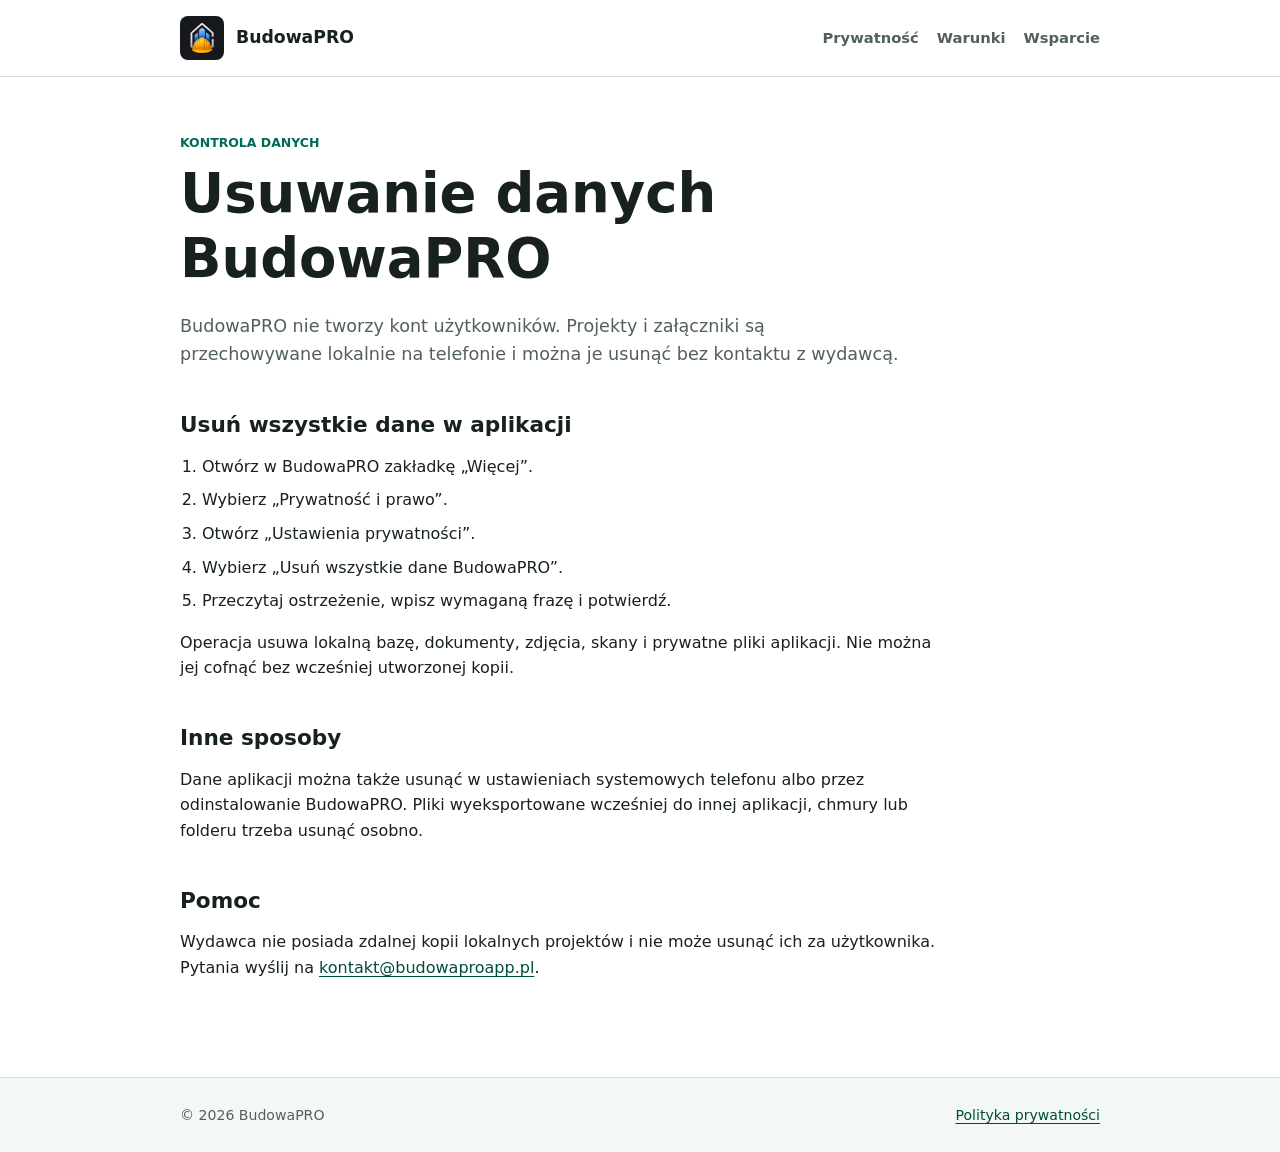
<file: site/data-deletion/index.html>
<!doctype html>
<html lang="pl">
  <head>
    <meta charset="utf-8" />
    <meta name="viewport" content="width=device-width, initial-scale=1" />
    <meta
      http-equiv="Content-Security-Policy"
      content="default-src 'none'; img-src 'self'; style-src 'self'; base-uri 'self'; form-action 'none'"
    />
    <meta name="referrer" content="no-referrer" />
    <meta
      name="description"
      content="Instrukcja usuwania lokalnych danych aplikacji BudowaPRO."
    />
    <meta name="theme-color" content="#006c58" />
    <link rel="canonical" href="https://budowaproapp.pl/data-deletion/" />
    <title>Usuwanie danych - BudowaPRO</title>
    <link rel="icon" href="../assets/budowapro-icon.png" />
    <link rel="stylesheet" href="../assets/site.css" />
  </head>
  <body>
    <header class="site-header">
      <div class="header-inner">
        <a class="brand" href="/"
          ><img src="../assets/budowapro-icon.png" alt="" /><span
            >BudowaPRO</span
          ></a
        >
        <nav aria-label="Główna nawigacja">
          <a href="/privacy/">Prywatność</a><a href="/terms/">Warunki</a
          ><a href="/support/">Wsparcie</a>
        </nav>
      </div>
    </header>
    <main class="page">
      <p class="eyebrow">Kontrola danych</p>
      <h1>Usuwanie danych BudowaPRO</h1>
      <p class="lead">
        BudowaPRO nie tworzy kont użytkowników. Projekty i załączniki są
        przechowywane lokalnie na telefonie i można je usunąć bez kontaktu z
        wydawcą.
      </p>
      <section>
        <h2>Usuń wszystkie dane w aplikacji</h2>
        <ol>
          <li>Otwórz w BudowaPRO zakładkę „Więcej”.</li>
          <li>Wybierz „Prywatność i prawo”.</li>
          <li>Otwórz „Ustawienia prywatności”.</li>
          <li>Wybierz „Usuń wszystkie dane BudowaPRO”.</li>
          <li>Przeczytaj ostrzeżenie, wpisz wymaganą frazę i potwierdź.</li>
        </ol>
        <p>
          Operacja usuwa lokalną bazę, dokumenty, zdjęcia, skany i prywatne
          pliki aplikacji. Nie można jej cofnąć bez wcześniej utworzonej kopii.
        </p>
      </section>
      <section>
        <h2>Inne sposoby</h2>
        <p>
          Dane aplikacji można także usunąć w ustawieniach systemowych telefonu
          albo przez odinstalowanie BudowaPRO. Pliki wyeksportowane wcześniej do
          innej aplikacji, chmury lub folderu trzeba usunąć osobno.
        </p>
      </section>
      <section>
        <h2>Pomoc</h2>
        <p>
          Wydawca nie posiada zdalnej kopii lokalnych projektów i nie może
          usunąć ich za użytkownika. Pytania wyślij na
          <a href="mailto:kontakt@budowaproapp.pl">kontakt@budowaproapp.pl</a>.
        </p>
      </section>
    </main>
    <footer class="site-footer">
      <div class="footer-inner">
        <span>© 2026 BudowaPRO</span
        ><a href="/privacy/">Polityka prywatności</a>
      </div>
    </footer>
  </body>
</html>
</file>
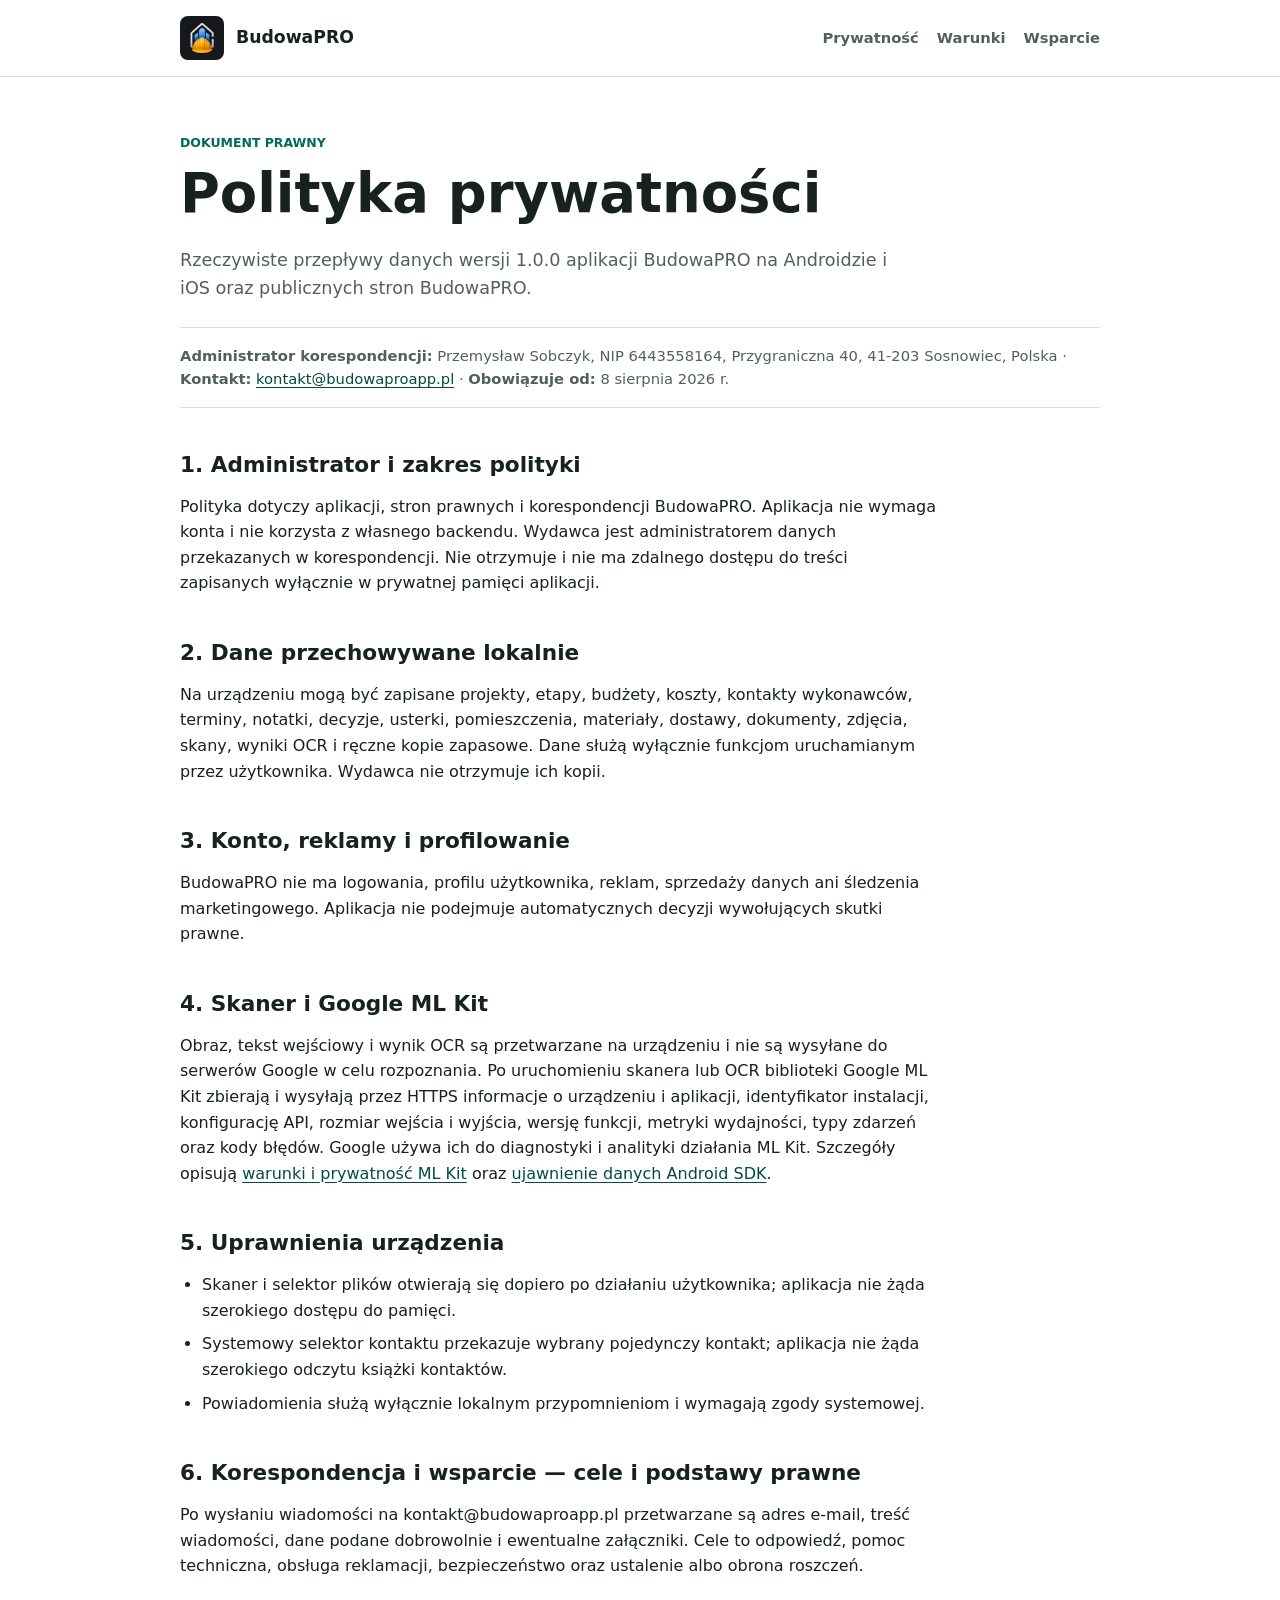
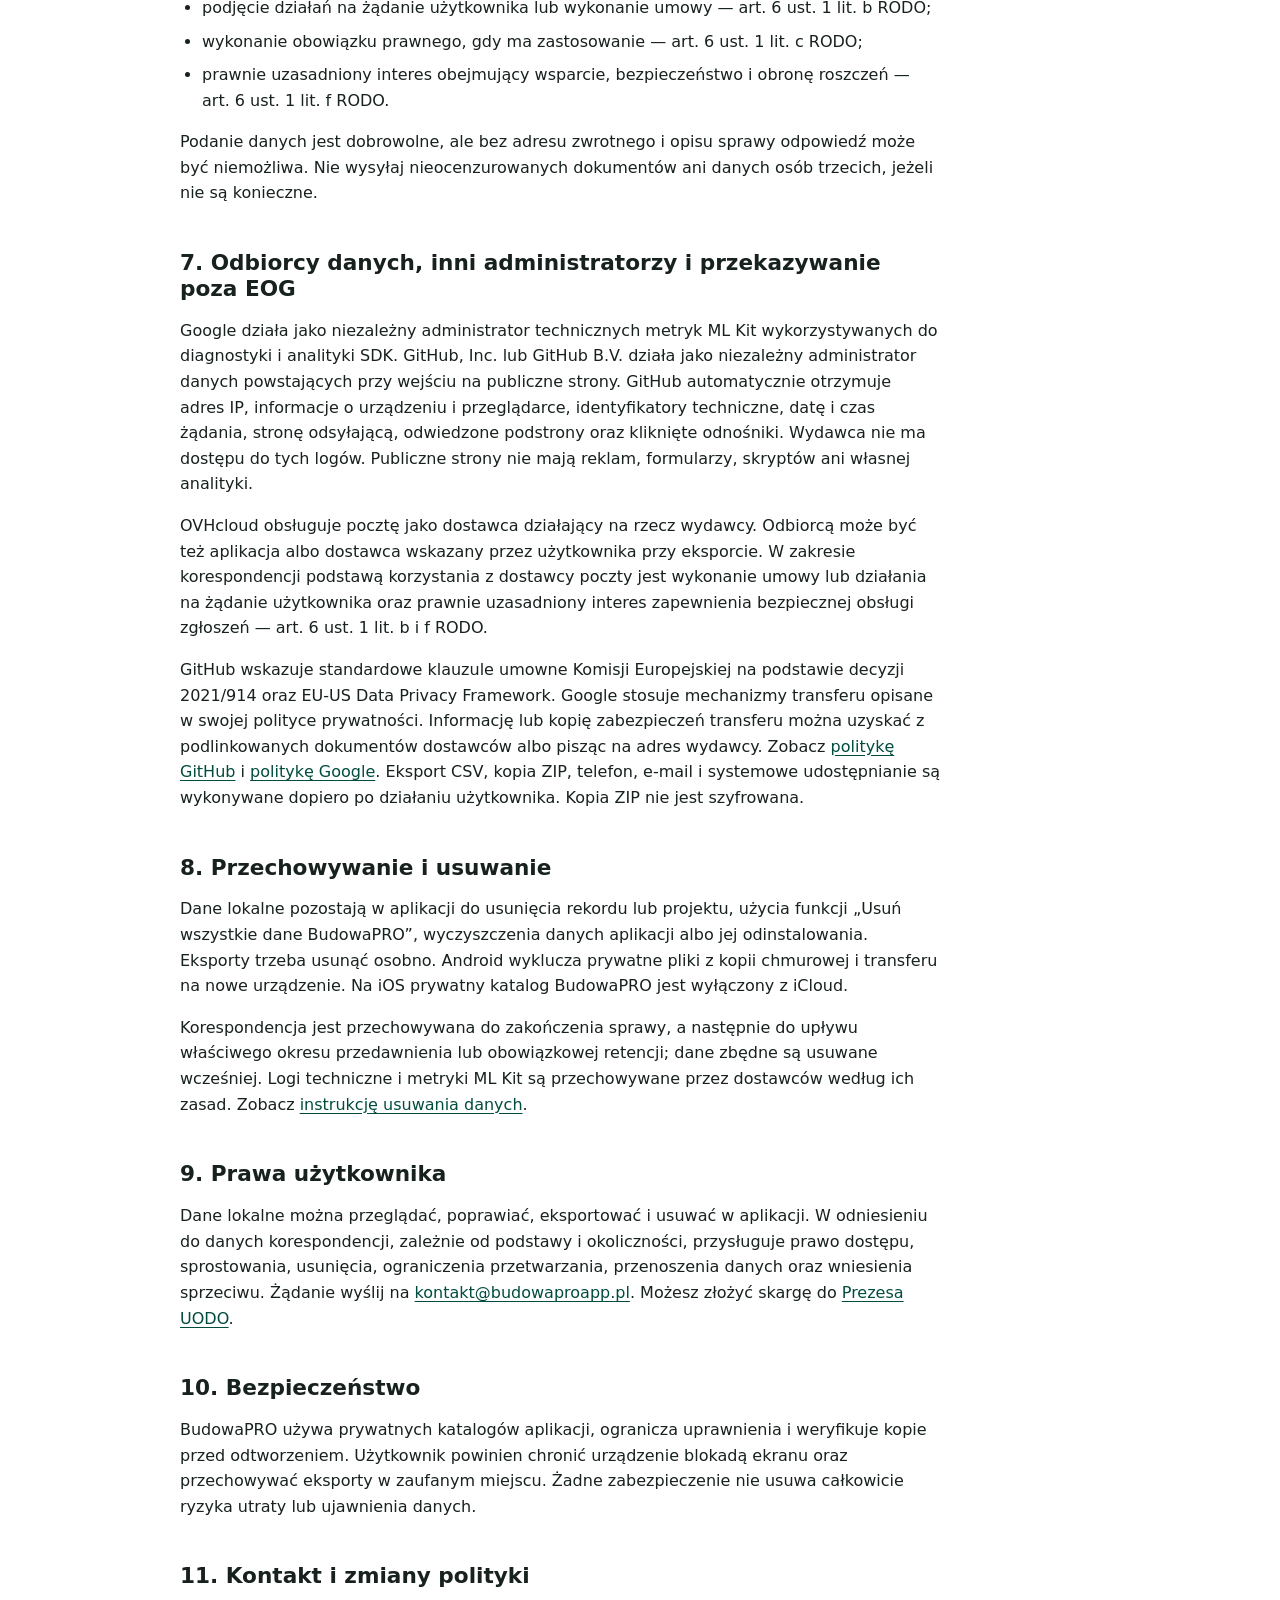
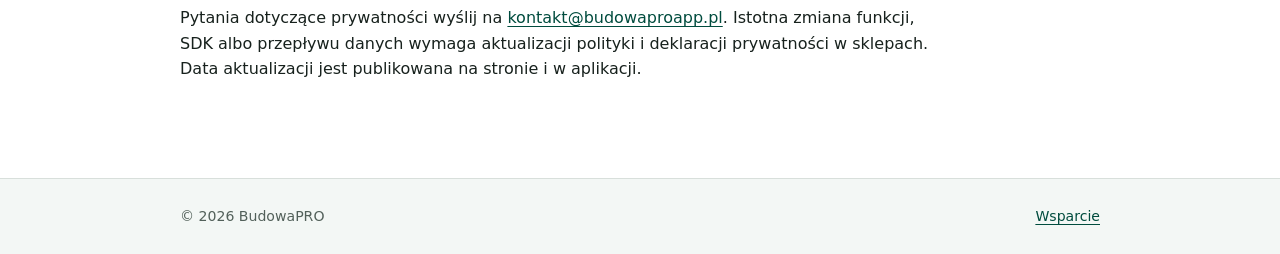
<file: site/privacy/index.html>
<!doctype html>
<html lang="pl">
  <head>
    <meta charset="utf-8" />
    <meta name="viewport" content="width=device-width, initial-scale=1" />
    <meta
      http-equiv="Content-Security-Policy"
      content="default-src 'none'; img-src 'self'; style-src 'self'; base-uri 'self'; form-action 'none'"
    />
    <meta name="referrer" content="no-referrer" />
    <meta
      name="description"
      content="Polityka prywatności aplikacji BudowaPRO."
    />
    <meta name="theme-color" content="#006c58" />
    <link rel="canonical" href="https://budowaproapp.pl/privacy/" />
    <title>Polityka prywatności - BudowaPRO</title>
    <link rel="icon" href="../assets/budowapro-icon.png" />
    <link rel="stylesheet" href="../assets/site.css" />
  </head>
  <body>
    <header class="site-header">
      <div class="header-inner">
        <a class="brand" href="../"
          ><img src="../assets/budowapro-icon.png" alt="" /><span
            >BudowaPRO</span
          ></a
        >
        <nav aria-label="Główna nawigacja">
          <a href="/privacy/" aria-current="page">Prywatność</a
          ><a href="/terms/">Warunki</a><a href="/support/">Wsparcie</a>
        </nav>
      </div>
    </header>
    <main class="page">
      <p class="eyebrow">Dokument prawny</p>
      <h1>Polityka prywatności</h1>
      <p class="lead">
        Rzeczywiste przepływy danych wersji 1.0.0 aplikacji BudowaPRO na
        Androidzie i iOS oraz publicznych stron BudowaPRO.
      </p>
      <p class="meta">
        <strong>Administrator korespondencji:</strong> Przemysław Sobczyk,
        NIP 6443558164, Przygraniczna 40, 41-203 Sosnowiec, Polska ·
        <strong>Kontakt:</strong>
        <a href="mailto:kontakt@budowaproapp.pl"
          >kontakt@budowaproapp.pl</a
        >
        · <strong>Obowiązuje od:</strong> 8 sierpnia 2026 r.
      </p>

      <section>
        <h2>1. Administrator i zakres polityki</h2>
        <p>
          Polityka dotyczy aplikacji, stron prawnych i korespondencji
          BudowaPRO. Aplikacja nie wymaga konta i nie korzysta z własnego
          backendu. Wydawca jest administratorem danych przekazanych w
          korespondencji. Nie otrzymuje i nie ma zdalnego dostępu do treści
          zapisanych wyłącznie w prywatnej pamięci aplikacji.
        </p>
      </section>
      <section>
        <h2>2. Dane przechowywane lokalnie</h2>
        <p>
          Na urządzeniu mogą być zapisane projekty, etapy, budżety, koszty,
          kontakty wykonawców, terminy, notatki, decyzje, usterki,
          pomieszczenia, materiały, dostawy, dokumenty, zdjęcia, skany, wyniki
          OCR i ręczne kopie zapasowe. Dane służą wyłącznie funkcjom
          uruchamianym przez użytkownika. Wydawca nie otrzymuje ich kopii.
        </p>
      </section>
      <section>
        <h2>3. Konto, reklamy i profilowanie</h2>
        <p>
          BudowaPRO nie ma logowania, profilu użytkownika, reklam, sprzedaży
          danych ani śledzenia marketingowego. Aplikacja nie podejmuje
          automatycznych decyzji wywołujących skutki prawne.
        </p>
      </section>
      <section>
        <h2>4. Skaner i Google ML Kit</h2>
        <p>
          Obraz, tekst wejściowy i wynik OCR są przetwarzane na urządzeniu i nie
          są wysyłane do serwerów Google w celu rozpoznania. Po uruchomieniu
          skanera lub OCR biblioteki Google ML Kit zbierają i wysyłają przez
          HTTPS informacje o urządzeniu i
          aplikacji, identyfikator instalacji, konfigurację API, rozmiar wejścia
          i wyjścia, wersję funkcji, metryki wydajności, typy zdarzeń oraz kody
          błędów. Google używa ich do diagnostyki i analityki działania ML Kit.
          Szczegóły opisują
          <a href="https://developers.google.com/ml-kit/terms"
            >warunki i prywatność ML Kit</a
          > oraz
          <a href="https://developers.google.com/ml-kit/android-data-disclosure"
            >ujawnienie danych Android SDK</a
          >.
        </p>
      </section>
      <section>
        <h2>5. Uprawnienia urządzenia</h2>
        <ul>
          <li>
            Skaner i selektor plików otwierają się dopiero po działaniu
            użytkownika; aplikacja nie żąda szerokiego dostępu do pamięci.
          </li>
          <li>
            Systemowy selektor kontaktu przekazuje wybrany pojedynczy kontakt;
            aplikacja nie żąda szerokiego odczytu książki kontaktów.
          </li>
          <li>
            Powiadomienia służą wyłącznie lokalnym przypomnieniom i wymagają
            zgody systemowej.
          </li>
        </ul>
      </section>
      <section>
        <h2>6. Korespondencja i wsparcie — cele i podstawy prawne</h2>
        <p>
          Po wysłaniu wiadomości na kontakt@budowaproapp.pl przetwarzane są
          adres e-mail, treść wiadomości, dane podane dobrowolnie i ewentualne
          załączniki. Cele to odpowiedź, pomoc techniczna, obsługa reklamacji,
          bezpieczeństwo oraz ustalenie albo obrona roszczeń.
        </p>
        <ul>
          <li>
            podjęcie działań na żądanie użytkownika lub wykonanie umowy —
            art. 6 ust. 1 lit. b RODO;
          </li>
          <li>
            wykonanie obowiązku prawnego, gdy ma zastosowanie — art. 6 ust. 1
            lit. c RODO;
          </li>
          <li>
            prawnie uzasadniony interes obejmujący wsparcie, bezpieczeństwo i
            obronę roszczeń — art. 6 ust. 1 lit. f RODO.
          </li>
        </ul>
        <p>
          Podanie danych jest dobrowolne, ale bez adresu zwrotnego i opisu
          sprawy odpowiedź może być niemożliwa. Nie wysyłaj nieocenzurowanych
          dokumentów ani danych osób trzecich, jeżeli nie są konieczne.
        </p>
      </section>
      <section>
        <h2>7. Odbiorcy danych, inni administratorzy i przekazywanie poza EOG</h2>
        <p>
          Google działa jako niezależny administrator technicznych metryk ML
          Kit wykorzystywanych do diagnostyki i analityki SDK. GitHub, Inc. lub
          GitHub B.V. działa jako niezależny administrator danych powstających
          przy wejściu na publiczne strony. GitHub automatycznie otrzymuje adres
          IP, informacje o urządzeniu i przeglądarce, identyfikatory techniczne,
          datę i czas żądania, stronę odsyłającą, odwiedzone podstrony oraz
          kliknięte odnośniki. Wydawca nie ma dostępu do tych logów. Publiczne
          strony nie mają reklam, formularzy, skryptów ani własnej analityki.
        </p>
        <p>
          OVHcloud obsługuje pocztę jako dostawca działający na rzecz wydawcy.
          Odbiorcą może być też aplikacja albo dostawca wskazany przez
          użytkownika przy eksporcie. W zakresie korespondencji podstawą
          korzystania z dostawcy poczty jest wykonanie umowy lub działania na
          żądanie użytkownika oraz prawnie uzasadniony interes zapewnienia
          bezpiecznej obsługi zgłoszeń — art. 6 ust. 1 lit. b i f RODO.
        </p>
        <p>
          GitHub wskazuje standardowe klauzule umowne Komisji Europejskiej na
          podstawie decyzji 2021/914 oraz EU-US Data Privacy Framework. Google
          stosuje mechanizmy transferu opisane w swojej polityce prywatności.
          Informację lub kopię zabezpieczeń transferu można uzyskać z
          podlinkowanych dokumentów dostawców albo pisząc na adres wydawcy. Zobacz
          <a
            href="https://docs.github.com/en/site-policy/privacy-policies/github-general-privacy-statement"
            >politykę GitHub</a
          > i <a href="https://policies.google.com/privacy">politykę Google</a>.
          Eksport CSV, kopia ZIP, telefon, e-mail i systemowe udostępnianie są
          wykonywane dopiero po działaniu użytkownika. Kopia ZIP nie jest
          szyfrowana.
        </p>
      </section>
      <section>
        <h2>8. Przechowywanie i usuwanie</h2>
        <p>
          Dane lokalne pozostają w aplikacji do usunięcia rekordu lub projektu,
          użycia funkcji „Usuń wszystkie dane BudowaPRO”, wyczyszczenia danych
          aplikacji albo jej odinstalowania. Eksporty trzeba usunąć osobno.
          Android wyklucza prywatne pliki z kopii chmurowej i transferu na nowe
          urządzenie. Na iOS prywatny katalog BudowaPRO jest wyłączony z iCloud.
        </p>
        <p>
          Korespondencja jest przechowywana do zakończenia sprawy, a następnie
          do upływu właściwego okresu przedawnienia lub obowiązkowej retencji;
          dane zbędne są usuwane wcześniej. Logi techniczne i metryki ML Kit są
          przechowywane przez dostawców według ich zasad. Zobacz
          <a href="/data-deletion/">instrukcję usuwania danych</a>.
        </p>
      </section>
      <section>
        <h2>9. Prawa użytkownika</h2>
        <p>
          Dane lokalne można przeglądać, poprawiać, eksportować i usuwać w
          aplikacji. W odniesieniu do danych korespondencji, zależnie od
          podstawy i okoliczności, przysługuje prawo dostępu, sprostowania,
          usunięcia, ograniczenia przetwarzania, przenoszenia danych oraz
          wniesienia sprzeciwu. Żądanie wyślij na
          <a href="mailto:kontakt@budowaproapp.pl"
            >kontakt@budowaproapp.pl</a
          >. Możesz złożyć skargę do
          <a href="https://uodo.gov.pl/pl/138/155">Prezesa UODO</a>.
        </p>
      </section>
      <section>
        <h2>10. Bezpieczeństwo</h2>
        <p>
          BudowaPRO używa prywatnych katalogów aplikacji, ogranicza uprawnienia
          i weryfikuje kopie przed odtworzeniem. Użytkownik powinien chronić
          urządzenie blokadą ekranu oraz przechowywać eksporty w zaufanym
          miejscu. Żadne zabezpieczenie nie usuwa całkowicie ryzyka utraty lub
          ujawnienia danych.
        </p>
      </section>
      <section>
        <h2>11. Kontakt i zmiany polityki</h2>
        <p>
          Pytania dotyczące prywatności wyślij na
          <a href="mailto:kontakt@budowaproapp.pl"
            >kontakt@budowaproapp.pl</a
          >. Istotna zmiana funkcji, SDK albo przepływu danych wymaga
          aktualizacji polityki i deklaracji prywatności w sklepach. Data
          aktualizacji jest publikowana na stronie i w aplikacji.
        </p>
      </section>
    </main>
    <footer class="site-footer">
      <div class="footer-inner">
        <span>© 2026 BudowaPRO</span><a href="/support/">Wsparcie</a>
      </div>
    </footer>
  </body>
</html>
</file>
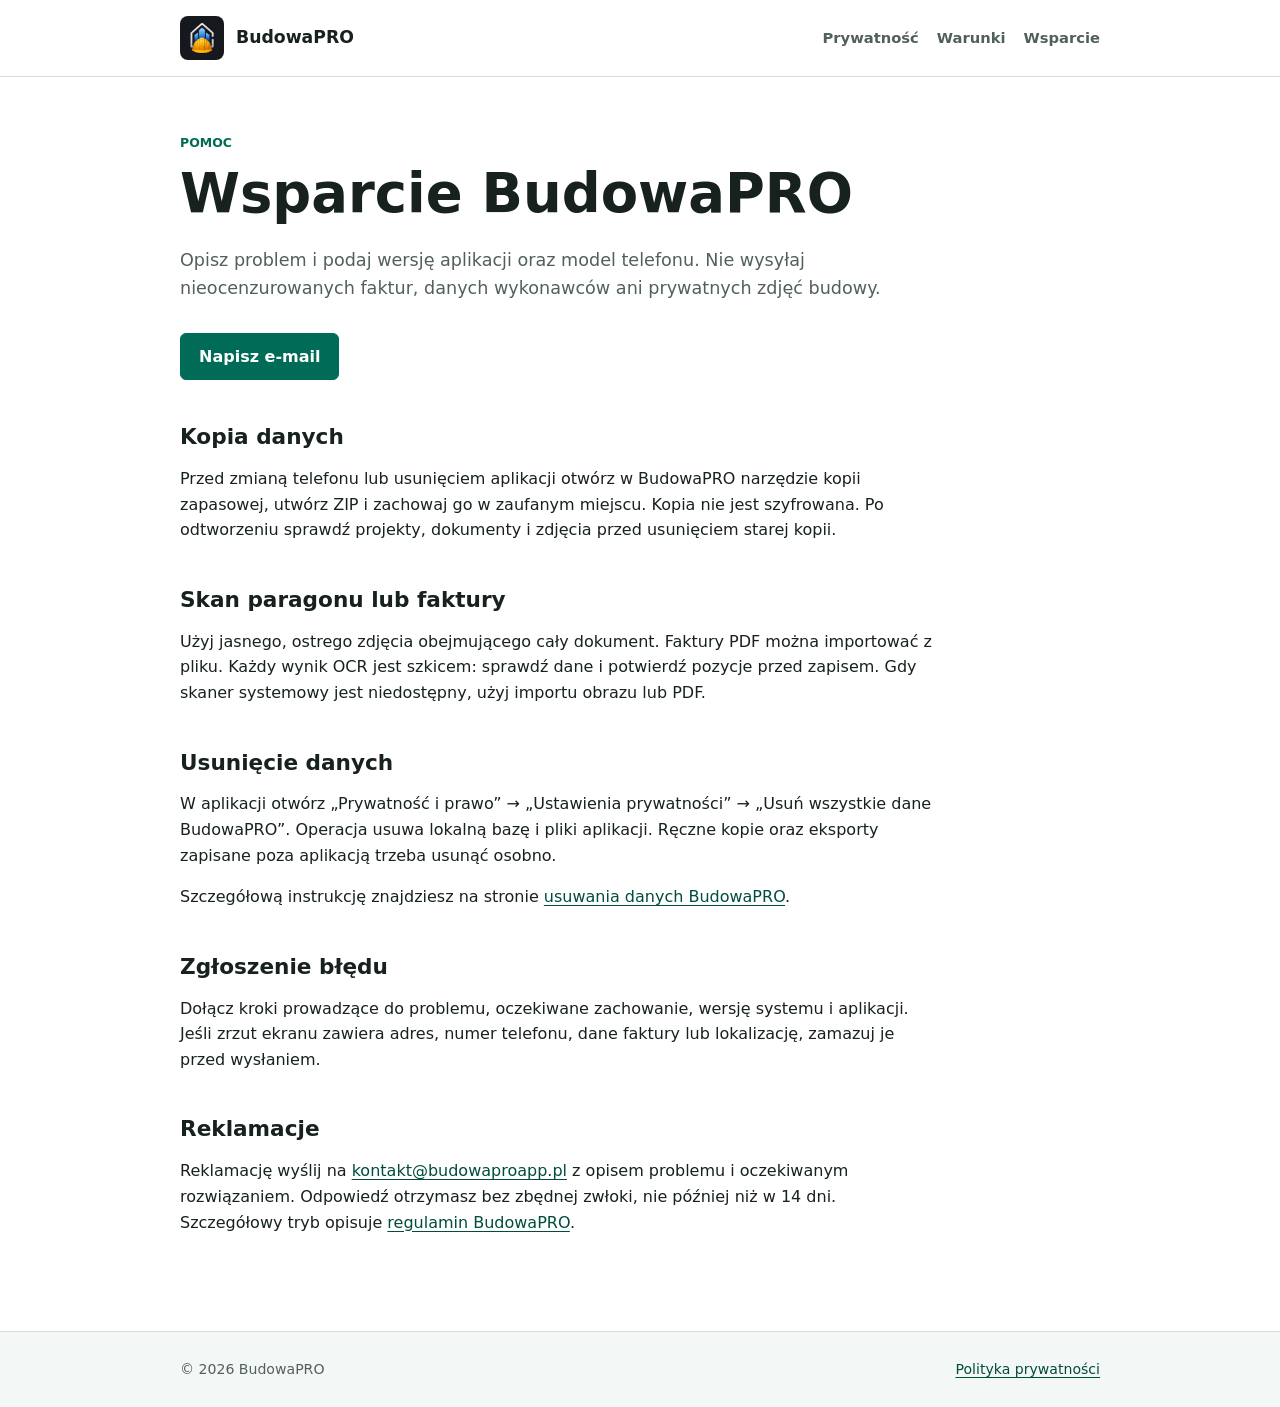
<file: site/support/index.html>
<!doctype html>
<html lang="pl">
  <head>
    <meta charset="utf-8" />
    <meta name="viewport" content="width=device-width, initial-scale=1" />
    <meta
      http-equiv="Content-Security-Policy"
      content="default-src 'none'; img-src 'self'; style-src 'self'; base-uri 'self'; form-action 'none'"
    />
    <meta name="referrer" content="no-referrer" />
    <meta
      name="description"
      content="Pomoc i kontakt dla użytkowników aplikacji BudowaPRO."
    />
    <meta name="theme-color" content="#006c58" />
    <link rel="canonical" href="https://budowaproapp.pl/support/" />
    <title>Wsparcie - BudowaPRO</title>
    <link rel="icon" href="../assets/budowapro-icon.png" />
    <link rel="stylesheet" href="../assets/site.css" />
  </head>
  <body>
    <header class="site-header">
      <div class="header-inner">
        <a class="brand" href="../"
          ><img src="../assets/budowapro-icon.png" alt="" /><span
            >BudowaPRO</span
          ></a
        >
        <nav aria-label="Główna nawigacja">
          <a href="/privacy/">Prywatność</a><a href="/terms/">Warunki</a
          ><a href="/support/" aria-current="page">Wsparcie</a>
        </nav>
      </div>
    </header>
    <main class="page">
      <p class="eyebrow">Pomoc</p>
      <h1>Wsparcie BudowaPRO</h1>
      <p class="lead">
        Opisz problem i podaj wersję aplikacji oraz model telefonu. Nie wysyłaj
        nieocenzurowanych faktur, danych wykonawców ani prywatnych zdjęć budowy.
      </p>
      <div class="actions">
        <a
          class="button"
          href="mailto:kontakt@budowaproapp.pl?subject=BudowaPRO%20-%20wsparcie"
          >Napisz e-mail</a
        >
      </div>
      <section>
        <h2>Kopia danych</h2>
        <p>
          Przed zmianą telefonu lub usunięciem aplikacji otwórz w BudowaPRO
          narzędzie kopii zapasowej, utwórz ZIP i zachowaj go w zaufanym
          miejscu. Kopia nie jest szyfrowana. Po odtworzeniu sprawdź projekty,
          dokumenty i zdjęcia przed usunięciem starej kopii.
        </p>
      </section>
      <section>
        <h2>Skan paragonu lub faktury</h2>
        <p>
          Użyj jasnego, ostrego zdjęcia obejmującego cały dokument. Faktury PDF
          można importować z pliku. Każdy wynik OCR jest szkicem: sprawdź dane i
          potwierdź pozycje przed zapisem. Gdy skaner systemowy jest
          niedostępny, użyj importu obrazu lub PDF.
        </p>
      </section>
      <section>
        <h2>Usunięcie danych</h2>
        <p>
          W aplikacji otwórz „Prywatność i prawo” → „Ustawienia prywatności” →
          „Usuń wszystkie dane BudowaPRO”. Operacja usuwa lokalną bazę i pliki
          aplikacji. Ręczne kopie oraz eksporty zapisane poza aplikacją trzeba
          usunąć osobno.
        </p>
        <p>
          Szczegółową instrukcję znajdziesz na stronie
          <a href="/data-deletion/">usuwania danych BudowaPRO</a>.
        </p>
      </section>
      <section>
        <h2>Zgłoszenie błędu</h2>
        <p>
          Dołącz kroki prowadzące do problemu, oczekiwane zachowanie, wersję
          systemu i aplikacji. Jeśli zrzut ekranu zawiera adres, numer telefonu,
          dane faktury lub lokalizację, zamazuj je przed wysłaniem.
        </p>
      </section>
      <section>
        <h2>Reklamacje</h2>
        <p>
          Reklamację wyślij na
          <a href="mailto:kontakt@budowaproapp.pl">kontakt@budowaproapp.pl</a>
          z opisem problemu i oczekiwanym rozwiązaniem. Odpowiedź otrzymasz bez
          zbędnej zwłoki, nie później niż w 14 dni. Szczegółowy tryb opisuje
          <a href="/terms/">regulamin BudowaPRO</a>.
        </p>
      </section>
    </main>
    <footer class="site-footer">
      <div class="footer-inner">
        <span>© 2026 BudowaPRO</span
        ><a href="/privacy/">Polityka prywatności</a>
      </div>
    </footer>
  </body>
</html>
</file>
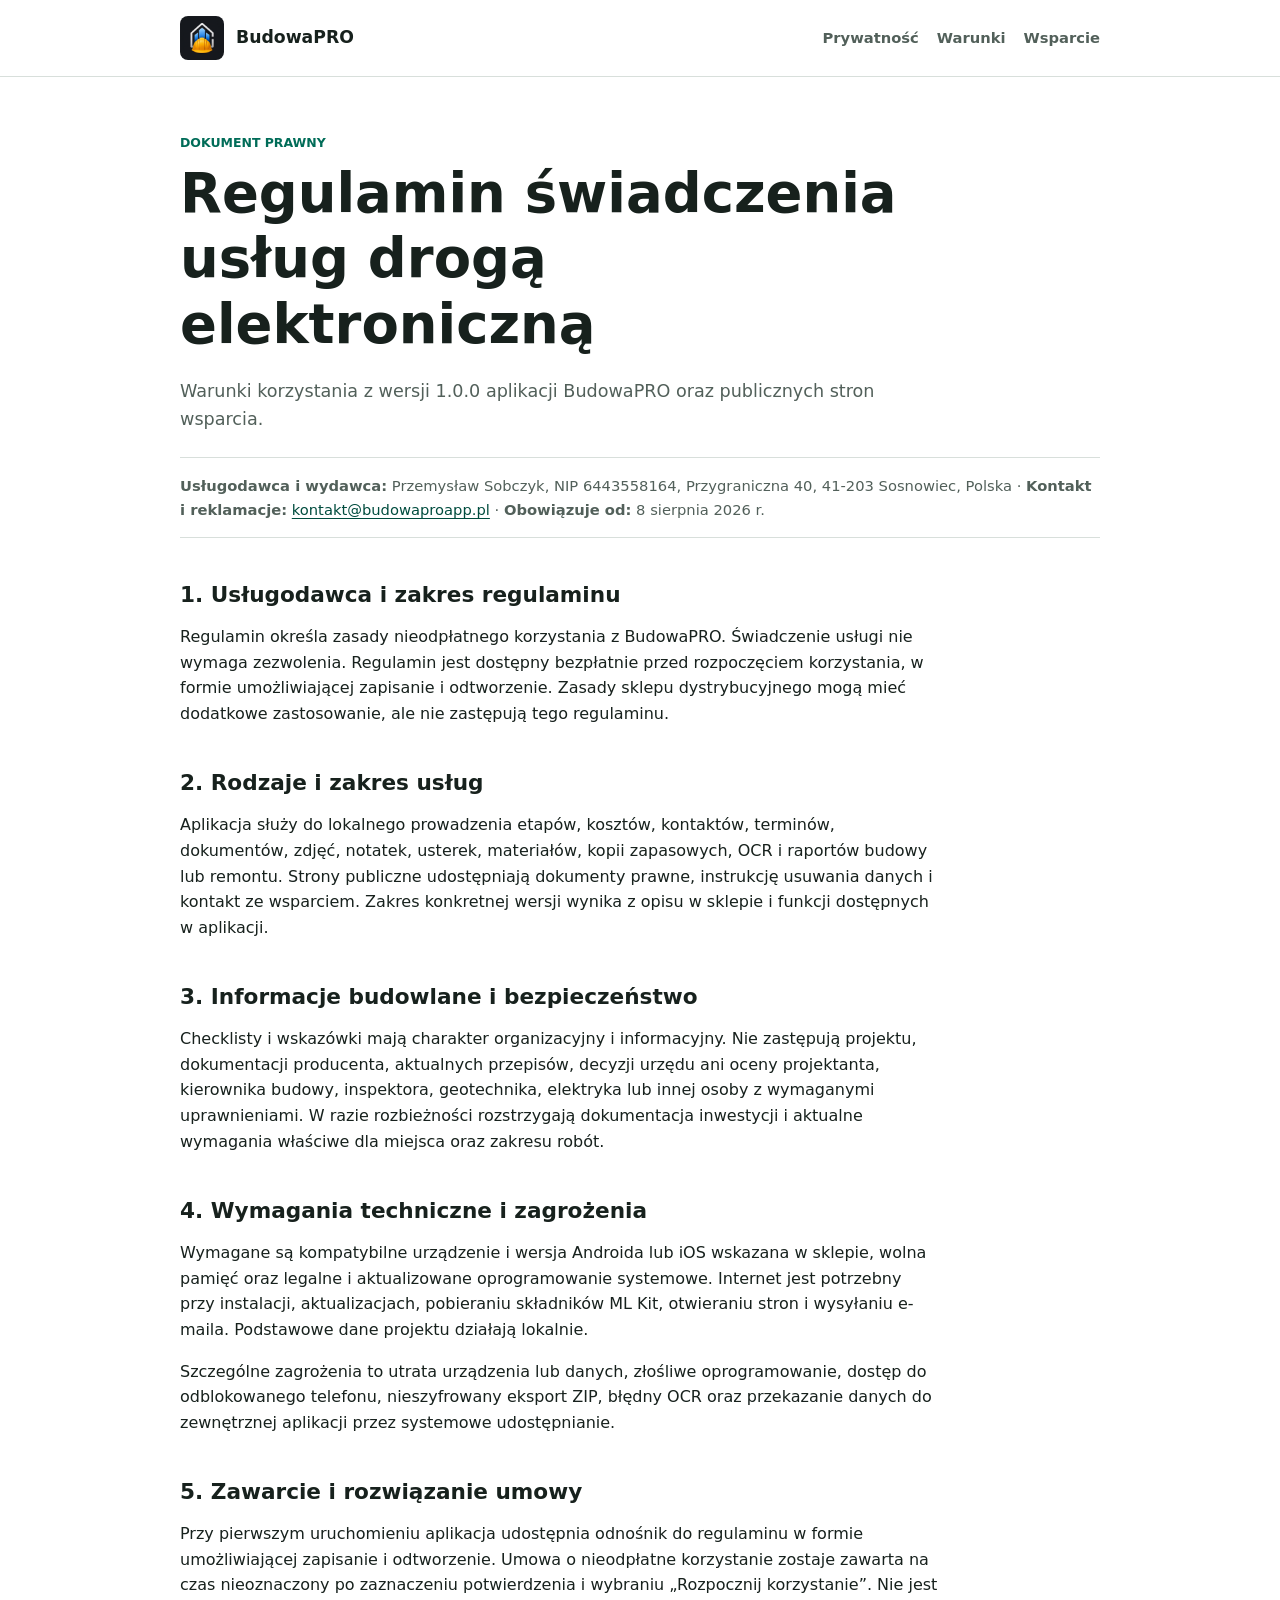
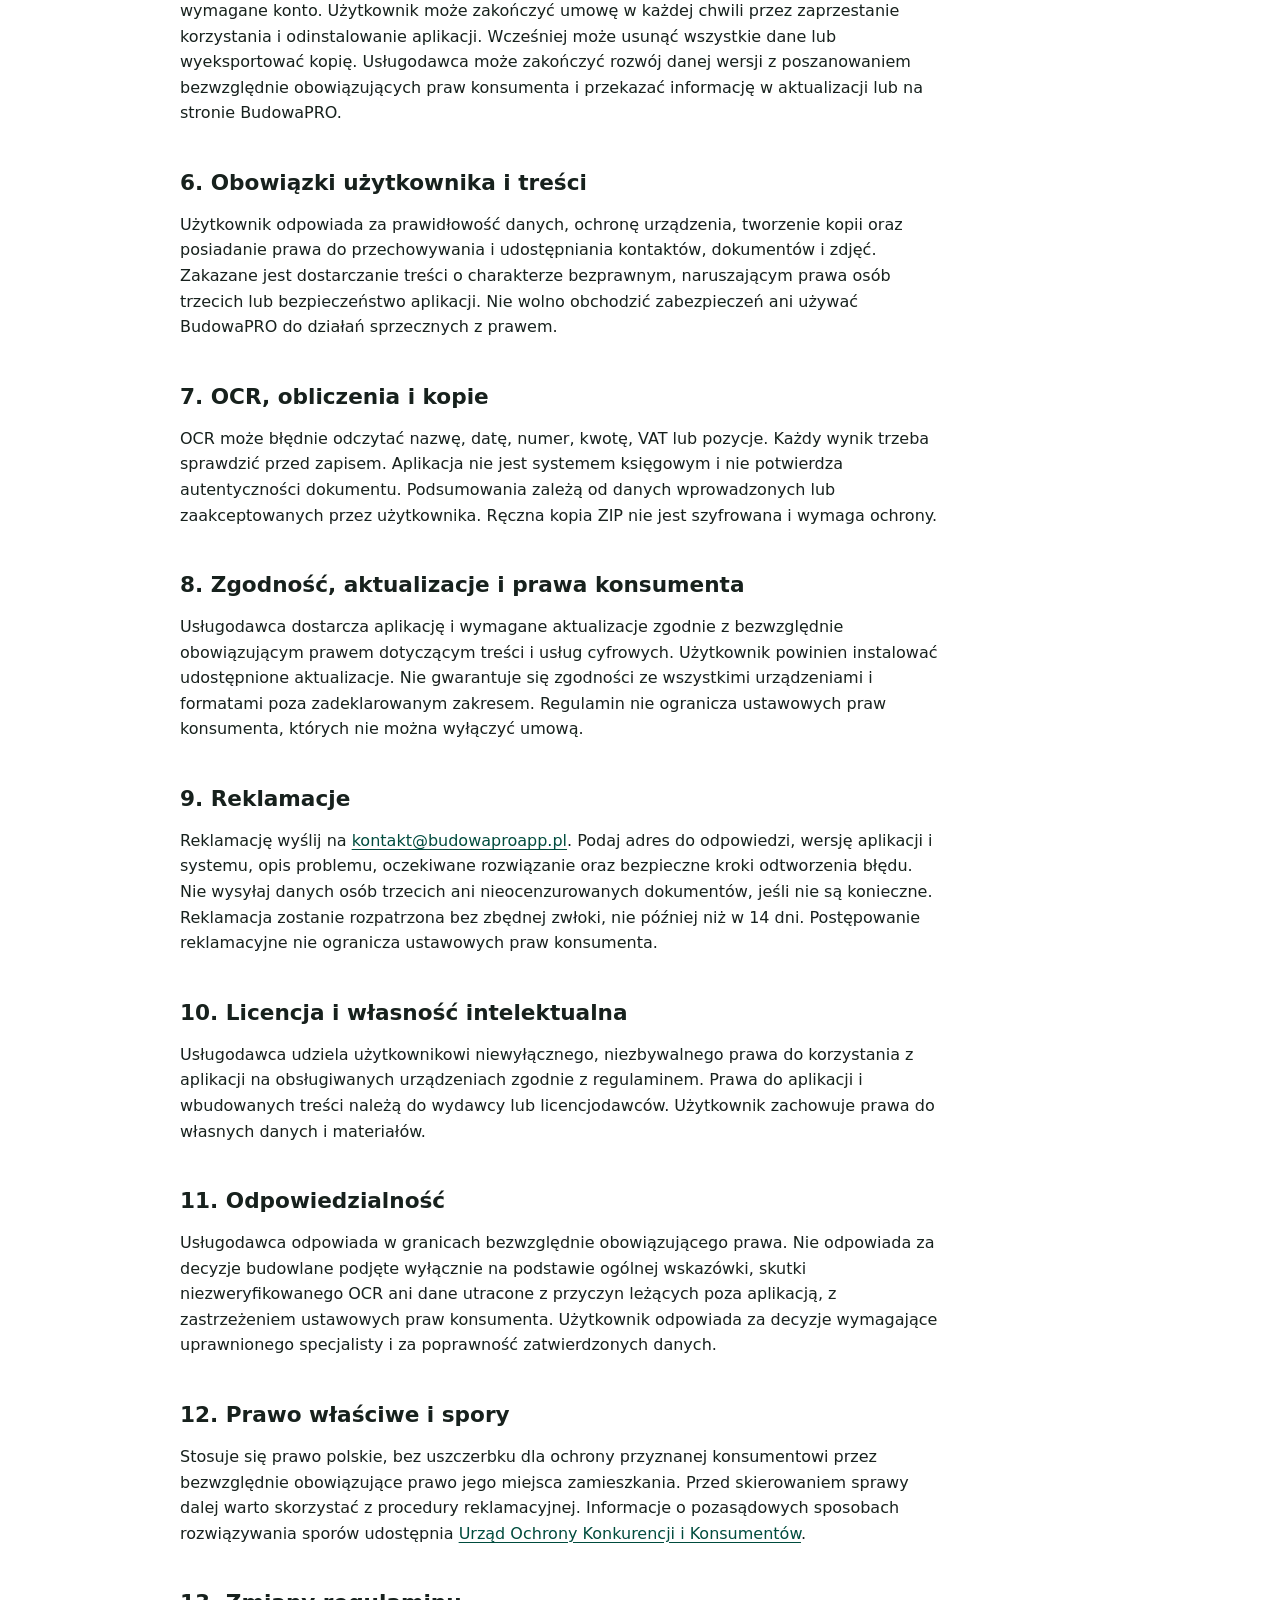
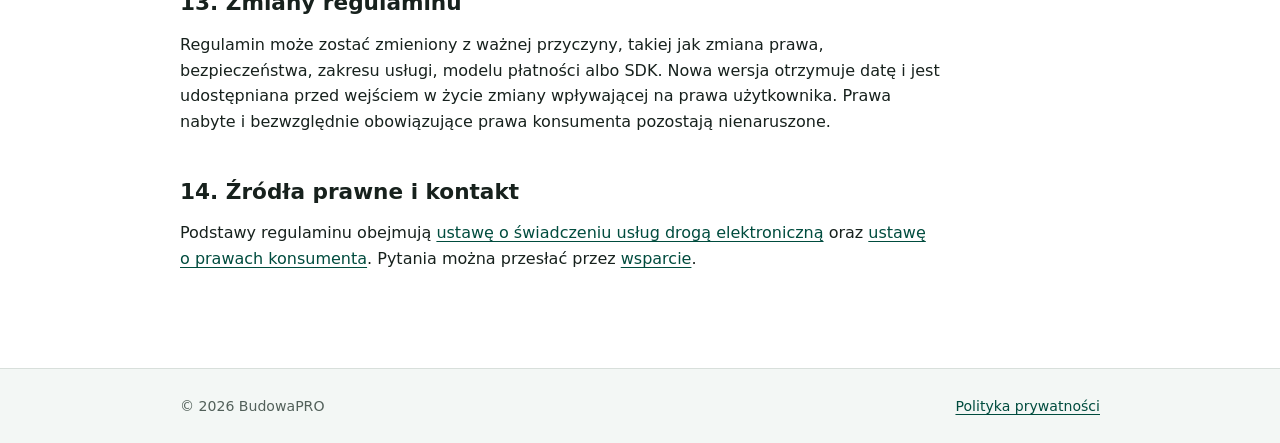
<file: site/terms/index.html>
<!doctype html>
<html lang="pl">
  <head>
    <meta charset="utf-8" />
    <meta name="viewport" content="width=device-width, initial-scale=1" />
    <meta
      http-equiv="Content-Security-Policy"
      content="default-src 'none'; img-src 'self'; style-src 'self'; base-uri 'self'; form-action 'none'"
    />
    <meta name="referrer" content="no-referrer" />
    <meta
      name="description"
      content="Warunki korzystania z aplikacji BudowaPRO."
    />
    <meta name="theme-color" content="#006c58" />
    <link rel="canonical" href="https://budowaproapp.pl/terms/" />
    <title>Warunki korzystania - BudowaPRO</title>
    <link rel="icon" href="../assets/budowapro-icon.png" />
    <link rel="stylesheet" href="../assets/site.css" />
  </head>
  <body>
    <header class="site-header">
      <div class="header-inner">
        <a class="brand" href="../"
          ><img src="../assets/budowapro-icon.png" alt="" /><span
            >BudowaPRO</span
          ></a
        >
        <nav aria-label="Główna nawigacja">
          <a href="/privacy/">Prywatność</a
          ><a href="/terms/" aria-current="page">Warunki</a
          ><a href="/support/">Wsparcie</a>
        </nav>
      </div>
    </header>
    <main class="page">
      <p class="eyebrow">Dokument prawny</p>
      <h1>Regulamin świadczenia usług drogą elektroniczną</h1>
      <p class="lead">
        Warunki korzystania z wersji 1.0.0 aplikacji BudowaPRO oraz publicznych
        stron wsparcia.
      </p>
      <p class="meta">
        <strong>Usługodawca i wydawca:</strong> Przemysław Sobczyk,
        NIP 6443558164, Przygraniczna 40, 41-203 Sosnowiec, Polska ·
        <strong>Kontakt i reklamacje:</strong>
        <a href="mailto:kontakt@budowaproapp.pl"
          >kontakt@budowaproapp.pl</a
        >
        · <strong>Obowiązuje od:</strong> 8 sierpnia 2026 r.
      </p>
      <section>
        <h2>1. Usługodawca i zakres regulaminu</h2>
        <p>
          Regulamin określa zasady nieodpłatnego korzystania z BudowaPRO.
          Świadczenie usługi nie wymaga zezwolenia. Regulamin jest dostępny
          bezpłatnie przed rozpoczęciem korzystania, w formie umożliwiającej
          zapisanie i odtworzenie. Zasady sklepu dystrybucyjnego mogą mieć
          dodatkowe zastosowanie, ale nie zastępują tego regulaminu.
        </p>
      </section>
      <section>
        <h2>2. Rodzaje i zakres usług</h2>
        <p>
          Aplikacja służy do lokalnego prowadzenia etapów, kosztów, kontaktów,
          terminów, dokumentów, zdjęć, notatek, usterek, materiałów, kopii
          zapasowych, OCR i raportów budowy lub remontu. Strony publiczne
          udostępniają dokumenty prawne, instrukcję usuwania danych i kontakt ze
          wsparciem. Zakres konkretnej wersji wynika z opisu w sklepie i funkcji
          dostępnych w aplikacji.
        </p>
      </section>
      <section>
        <h2>3. Informacje budowlane i bezpieczeństwo</h2>
        <p>
          Checklisty i wskazówki mają charakter organizacyjny i informacyjny.
          Nie zastępują projektu, dokumentacji producenta, aktualnych przepisów,
          decyzji urzędu ani oceny projektanta, kierownika budowy, inspektora,
          geotechnika, elektryka lub innej osoby z wymaganymi uprawnieniami. W
          razie rozbieżności rozstrzygają dokumentacja inwestycji i aktualne
          wymagania właściwe dla miejsca oraz zakresu robót.
        </p>
      </section>
      <section>
        <h2>4. Wymagania techniczne i zagrożenia</h2>
        <p>
          Wymagane są kompatybilne urządzenie i wersja Androida lub iOS wskazana
          w sklepie, wolna pamięć oraz legalne i aktualizowane oprogramowanie
          systemowe. Internet jest potrzebny przy instalacji, aktualizacjach,
          pobieraniu składników ML Kit, otwieraniu stron i wysyłaniu e-maila.
          Podstawowe dane projektu działają lokalnie.
        </p>
        <p>
          Szczególne zagrożenia to utrata urządzenia lub danych, złośliwe
          oprogramowanie, dostęp do odblokowanego telefonu, nieszyfrowany eksport
          ZIP, błędny OCR oraz przekazanie danych do zewnętrznej aplikacji przez
          systemowe udostępnianie.
        </p>
      </section>
      <section>
        <h2>5. Zawarcie i rozwiązanie umowy</h2>
        <p>
          Przy pierwszym uruchomieniu aplikacja udostępnia odnośnik do
          regulaminu w formie umożliwiającej zapisanie i odtworzenie. Umowa o
          nieodpłatne korzystanie zostaje zawarta na czas nieoznaczony po
          zaznaczeniu potwierdzenia i wybraniu „Rozpocznij korzystanie”. Nie jest
          wymagane konto. Użytkownik może zakończyć umowę w każdej chwili przez
          zaprzestanie korzystania i odinstalowanie aplikacji. Wcześniej może
          usunąć wszystkie dane lub wyeksportować kopię. Usługodawca może
          zakończyć rozwój danej wersji z poszanowaniem bezwzględnie
          obowiązujących praw konsumenta i przekazać informację w aktualizacji
          lub na stronie BudowaPRO.
        </p>
      </section>
      <section>
        <h2>6. Obowiązki użytkownika i treści</h2>
        <p>
          Użytkownik odpowiada za prawidłowość danych, ochronę urządzenia,
          tworzenie kopii oraz posiadanie prawa do przechowywania i
          udostępniania kontaktów, dokumentów i zdjęć. Zakazane jest dostarczanie
          treści o charakterze bezprawnym, naruszającym prawa osób trzecich lub
          bezpieczeństwo aplikacji. Nie wolno obchodzić zabezpieczeń ani używać
          BudowaPRO do działań sprzecznych z prawem.
        </p>
      </section>
      <section>
        <h2>7. OCR, obliczenia i kopie</h2>
        <p>
          OCR może błędnie odczytać nazwę, datę, numer, kwotę, VAT lub pozycje.
          Każdy wynik trzeba sprawdzić przed zapisem. Aplikacja nie jest
          systemem księgowym i nie potwierdza autentyczności dokumentu.
          Podsumowania zależą od danych wprowadzonych lub zaakceptowanych przez
          użytkownika. Ręczna kopia ZIP nie jest szyfrowana i wymaga ochrony.
        </p>
      </section>
      <section>
        <h2>8. Zgodność, aktualizacje i prawa konsumenta</h2>
        <p>
          Usługodawca dostarcza aplikację i wymagane aktualizacje zgodnie z
          bezwzględnie obowiązującym prawem dotyczącym treści i usług cyfrowych.
          Użytkownik powinien instalować udostępnione aktualizacje. Nie
          gwarantuje się zgodności ze wszystkimi urządzeniami i formatami poza
          zadeklarowanym zakresem. Regulamin nie ogranicza ustawowych praw
          konsumenta, których nie można wyłączyć umową.
        </p>
      </section>
      <section>
        <h2>9. Reklamacje</h2>
        <p>
          Reklamację wyślij na
          <a href="mailto:kontakt@budowaproapp.pl">kontakt@budowaproapp.pl</a>.
          Podaj adres do odpowiedzi, wersję aplikacji i systemu, opis problemu,
          oczekiwane rozwiązanie oraz bezpieczne kroki odtworzenia błędu. Nie
          wysyłaj danych osób trzecich ani nieocenzurowanych dokumentów, jeśli
          nie są konieczne. Reklamacja zostanie rozpatrzona bez zbędnej zwłoki,
          nie później niż w 14 dni. Postępowanie reklamacyjne nie ogranicza
          ustawowych praw konsumenta.
        </p>
      </section>
      <section>
        <h2>10. Licencja i własność intelektualna</h2>
        <p>
          Usługodawca udziela użytkownikowi niewyłącznego, niezbywalnego prawa
          do korzystania z aplikacji na obsługiwanych urządzeniach zgodnie z
          regulaminem. Prawa do aplikacji i wbudowanych treści należą do wydawcy
          lub licencjodawców. Użytkownik zachowuje prawa do własnych danych i
          materiałów.
        </p>
      </section>
      <section>
        <h2>11. Odpowiedzialność</h2>
        <p>
          Usługodawca odpowiada w granicach bezwzględnie obowiązującego prawa.
          Nie odpowiada za decyzje budowlane podjęte wyłącznie na podstawie
          ogólnej wskazówki, skutki niezweryfikowanego OCR ani dane utracone z
          przyczyn leżących poza aplikacją, z zastrzeżeniem ustawowych praw
          konsumenta. Użytkownik odpowiada za decyzje wymagające uprawnionego
          specjalisty i za poprawność zatwierdzonych danych.
        </p>
      </section>
      <section>
        <h2>12. Prawo właściwe i spory</h2>
        <p>
          Stosuje się prawo polskie, bez uszczerbku dla ochrony przyznanej
          konsumentowi przez bezwzględnie obowiązujące prawo jego miejsca
          zamieszkania. Przed skierowaniem sprawy dalej warto skorzystać z
          procedury reklamacyjnej. Informacje o pozasądowych sposobach
          rozwiązywania sporów udostępnia
          <a href="https://uokik.gov.pl/pomoc-dla-konsumentow"
            >Urząd Ochrony Konkurencji i Konsumentów</a
          >.
        </p>
      </section>
      <section>
        <h2>13. Zmiany regulaminu</h2>
        <p>
          Regulamin może zostać zmieniony z ważnej przyczyny, takiej jak zmiana
          prawa, bezpieczeństwa, zakresu usługi, modelu płatności albo SDK. Nowa
          wersja otrzymuje datę i jest udostępniana przed wejściem w życie
          zmiany wpływającej na prawa użytkownika. Prawa nabyte i bezwzględnie
          obowiązujące prawa konsumenta pozostają nienaruszone.
        </p>
      </section>
      <section>
        <h2>14. Źródła prawne i kontakt</h2>
        <p>
          Podstawy regulaminu obejmują
          <a href="https://eli.gov.pl/eli/DU/2024/1513/ogl"
            >ustawę o świadczeniu usług drogą elektroniczną</a
          > oraz
          <a href="https://eli.gov.pl/eli/DU/2024/1796/ogl"
            >ustawę o prawach konsumenta</a
          >. Pytania można przesłać przez <a href="/support/">wsparcie</a>.
        </p>
      </section>
    </main>
    <footer class="site-footer">
      <div class="footer-inner">
        <span>© 2026 BudowaPRO</span
        ><a href="/privacy/">Polityka prywatności</a>
      </div>
    </footer>
  </body>
</html>
</file>
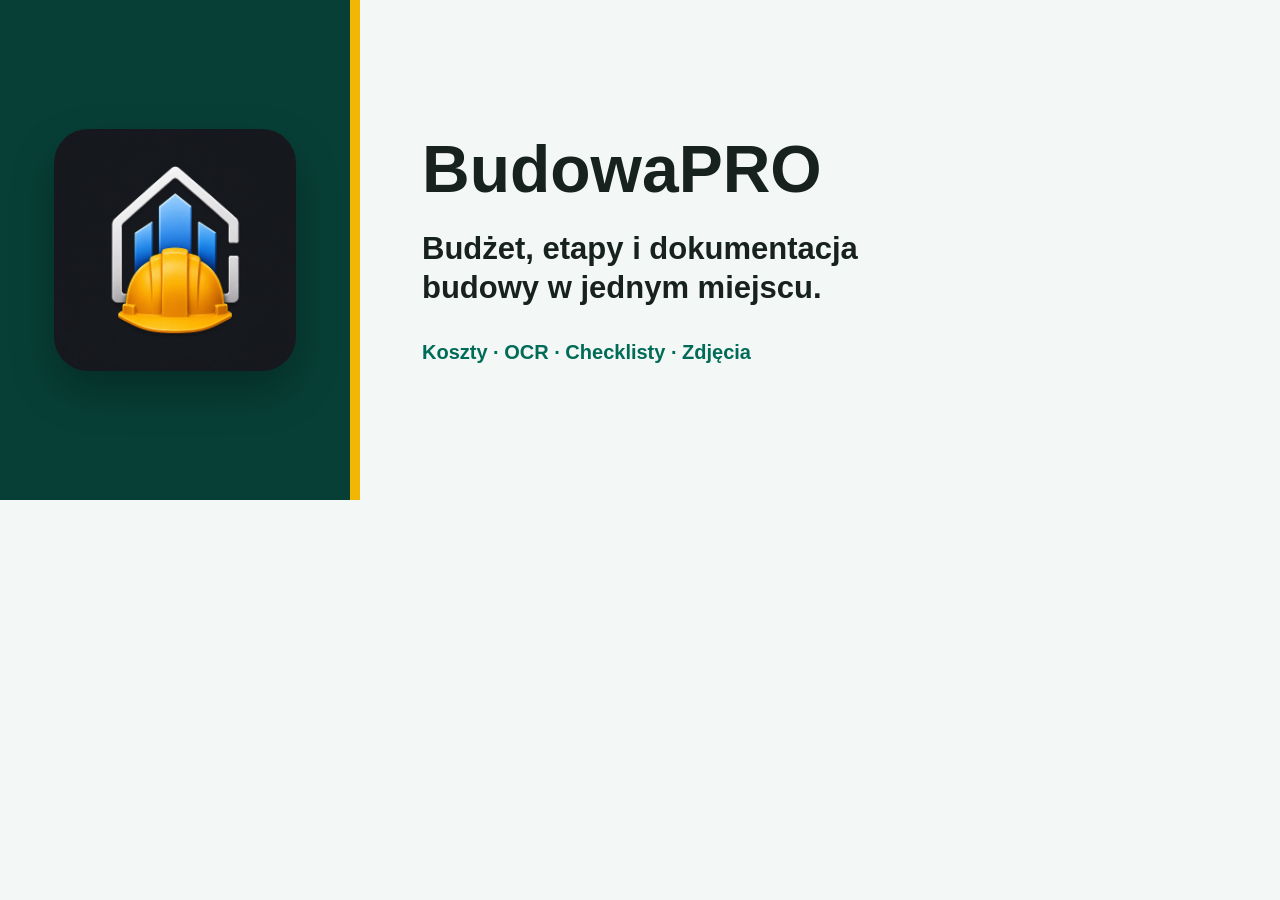
<file: store/google-play/feature-graphic.html>
<!doctype html>
<html lang="pl">
  <head>
    <meta charset="utf-8" />
    <meta name="viewport" content="width=device-width, initial-scale=1" />
    <title>BudowaPRO feature graphic</title>
    <style>
      * {
        box-sizing: border-box;
      }

      html,
      body {
        width: 1024px;
        height: 500px;
        margin: 0;
        overflow: hidden;
      }

      body {
        display: grid;
        grid-template-columns: 360px 1fr;
        align-items: center;
        background: #f3f7f5;
        color: #17211d;
        font-family: Inter, Arial, sans-serif;
      }

      .visual {
        height: 100%;
        display: grid;
        place-items: center;
        background: #073f36;
        border-right: 10px solid #f2b705;
      }

      .visual img {
        width: 242px;
        height: 242px;
        border-radius: 34px;
        box-shadow: 0 20px 44px rgb(0 0 0 / 28%);
      }

      .copy {
        padding: 48px 62px;
      }

      .name {
        margin: 0;
        font-size: 66px;
        font-weight: 800;
        line-height: 1;
      }

      .message {
        max-width: 560px;
        margin: 28px 0 0;
        font-size: 31px;
        font-weight: 650;
        line-height: 1.24;
      }

      .features {
        margin: 34px 0 0;
        color: #006c58;
        font-size: 20px;
        font-weight: 750;
      }
    </style>
  </head>
  <body>
    <div class="visual">
      <img src="../../site/assets/budowapro-icon.png" alt="" />
    </div>
    <main class="copy">
      <h1 class="name">BudowaPRO</h1>
      <p class="message">
        Budżet, etapy i dokumentacja budowy w jednym miejscu.
      </p>
      <p class="features">Koszty · OCR · Checklisty · Zdjęcia</p>
    </main>
  </body>
</html>
</file>
<file: site/assets/site.css>
:root {
  color-scheme: light;
  --ink: #17211d;
  --muted: #52605a;
  --line: #d8dfdb;
  --paper: #ffffff;
  --soft: #f3f7f5;
  --brand: #006c58;
  --brand-dark: #004c3e;
  --accent: #c88700;
  --focus: #005fcc;
  font-family:
    Inter,
    ui-sans-serif,
    system-ui,
    -apple-system,
    BlinkMacSystemFont,
    "Segoe UI",
    sans-serif;
}

* {
  box-sizing: border-box;
}

html {
  background: var(--paper);
  color: var(--ink);
  line-height: 1.6;
}

body {
  margin: 0;
}

a {
  color: var(--brand-dark);
  text-underline-offset: 0.18em;
}

a:hover {
  color: var(--brand);
}

a:focus-visible {
  outline: 3px solid var(--focus);
  outline-offset: 3px;
}

.site-header {
  border-bottom: 1px solid var(--line);
  background: var(--paper);
}

.header-inner,
.page,
.footer-inner {
  width: calc(100% - 32px);
  max-width: 920px;
  margin-inline: auto;
}

.header-inner {
  min-height: 76px;
  display: flex;
  align-items: center;
  justify-content: space-between;
  gap: 24px;
}

.brand {
  display: inline-flex;
  align-items: center;
  gap: 12px;
  color: var(--ink);
  font-size: 1.08rem;
  font-weight: 750;
  text-decoration: none;
}

.brand img {
  width: 44px;
  height: 44px;
  border-radius: 8px;
}

nav {
  display: flex;
  flex-wrap: wrap;
  justify-content: flex-end;
  gap: 18px;
  font-size: 0.92rem;
}

nav a {
  color: var(--muted);
  font-weight: 650;
  text-decoration: none;
}

.page {
  padding-block: 56px 80px;
}

.eyebrow {
  margin: 0 0 8px;
  color: var(--brand);
  font-size: 0.78rem;
  font-weight: 800;
  letter-spacing: 0;
  text-transform: uppercase;
}

h1,
h2 {
  line-height: 1.2;
  letter-spacing: 0;
}

h1 {
  max-width: 760px;
  margin: 0;
  font-size: 3.4rem;
}

h2 {
  margin: 44px 0 12px;
  font-size: 1.35rem;
}

.lead {
  max-width: 720px;
  margin: 20px 0 0;
  color: var(--muted);
  font-size: 1.1rem;
}

.meta {
  margin: 24px 0 0;
  padding-block: 16px;
  border-block: 1px solid var(--line);
  color: var(--muted);
  font-size: 0.92rem;
}

.notice {
  margin-top: 32px;
  padding: 18px 20px;
  border-left: 4px solid var(--accent);
  background: #fff8e8;
}

.actions {
  display: flex;
  flex-wrap: wrap;
  gap: 12px;
  margin-top: 30px;
}

.button {
  display: inline-flex;
  min-height: 46px;
  align-items: center;
  justify-content: center;
  padding: 10px 18px;
  border: 1px solid var(--brand);
  border-radius: 6px;
  background: var(--brand);
  color: white;
  font-weight: 750;
  text-decoration: none;
}

.button.secondary {
  background: var(--paper);
  color: var(--brand-dark);
}

section {
  max-width: 760px;
}

ul,
ol {
  padding-left: 22px;
}

li + li {
  margin-top: 8px;
}

.site-footer {
  border-top: 1px solid var(--line);
  background: var(--soft);
}

.footer-inner {
  display: flex;
  justify-content: space-between;
  gap: 20px;
  padding-block: 26px;
  color: var(--muted);
  font-size: 0.88rem;
}

@media (max-width: 680px) {
  .header-inner,
  .footer-inner {
    align-items: flex-start;
    flex-direction: column;
  }

  .header-inner {
    padding-block: 14px;
  }

  nav {
    justify-content: flex-start;
  }

  .page {
    padding-block: 40px 64px;
  }

  h1 {
    font-size: 2.25rem;
  }
}
</file>
<file: docs/build-home-app-mockups/styles.css>
:root {
  color-scheme: light;
  --bg: #eef2f0;
  --surface: #ffffff;
  --surface-soft: #f7faf8;
  --surface-strong: #e7eee9;
  --ink: #18211d;
  --muted: #65736d;
  --line: #d6ded9;
  --green: #245a4b;
  --green-soft: #dfeee7;
  --blue: #2f6f9f;
  --blue-soft: #dfeaf2;
  --brick: #b44932;
  --brick-soft: #f5e2dd;
  --amber: #b98414;
  --amber-soft: #f5ecd8;
  --danger: #b3261e;
  --shadow: 0 18px 50px rgba(24, 33, 29, 0.16);
  --radius: 8px;
  --font: Inter, ui-sans-serif, system-ui, -apple-system, BlinkMacSystemFont, "Segoe UI", sans-serif;
}

* {
  box-sizing: border-box;
}

html,
body {
  margin: 0;
  min-height: 100%;
  background: var(--bg);
  color: var(--ink);
  font-family: var(--font);
}

button,
input,
select,
textarea {
  font: inherit;
}

button {
  cursor: pointer;
}

.svg-defs {
  display: none;
}

.prototype-shell {
  min-height: 100vh;
  display: grid;
  grid-template-columns: 232px 1fr;
}

.nav-rail {
  min-height: 100vh;
  padding: 24px 16px;
  background: #1f2b26;
  color: #f7fbf8;
  display: flex;
  flex-direction: column;
  gap: 24px;
}

.brand {
  display: flex;
  align-items: center;
  gap: 12px;
}

.brand-mark {
  width: 42px;
  height: 42px;
  border-radius: var(--radius);
  background: #e9c46a;
  color: #1f2b26;
  display: grid;
  place-items: center;
  font-weight: 900;
}

.brand strong,
.brand span {
  display: block;
}

.brand span:not(.brand-mark) {
  color: #b9c8c0;
  font-size: 12px;
}

.nav-list {
  display: grid;
  gap: 7px;
}

.nav-item {
  min-height: 42px;
  border: 0;
  border-radius: var(--radius);
  background: transparent;
  color: #dce7e1;
  display: flex;
  align-items: center;
  gap: 10px;
  padding: 0 12px;
  text-align: left;
}

.nav-item svg,
.icon-button svg,
.quick-action svg,
.search-field svg,
.issue-row svg,
.inline-state svg,
.check-row svg {
  width: 20px;
  height: 20px;
  fill: none;
  stroke: currentColor;
  stroke-width: 2;
  stroke-linecap: round;
  stroke-linejoin: round;
}

.nav-item.is-active,
.nav-item:hover {
  background: #31463d;
  color: #ffffff;
}

.mockup-stage {
  min-width: 0;
  padding: 32px;
  display: grid;
  grid-template-columns: minmax(340px, 430px) minmax(300px, 390px);
  gap: 28px;
  align-items: start;
  justify-content: center;
}

.phone-frame {
  width: min(100%, 430px);
  height: min(880px, calc(100vh - 64px));
  min-height: 700px;
  border: 10px solid #17211d;
  border-radius: 32px;
  background: var(--surface);
  box-shadow: var(--shadow);
  overflow: hidden;
  display: grid;
  grid-template-rows: auto auto 1fr;
}

.status-bar {
  height: 28px;
  display: flex;
  align-items: center;
  justify-content: space-between;
  padding: 0 22px;
  background: #fbfdfc;
  font-size: 12px;
  font-weight: 800;
}

.app-topbar {
  min-height: 90px;
  padding: 12px 18px;
  border-bottom: 1px solid var(--line);
  display: flex;
  align-items: center;
  justify-content: space-between;
  gap: 12px;
}

.project-picker,
.eyebrow,
.panel-eyebrow {
  display: block;
  color: var(--muted);
  font-size: 12px;
  font-weight: 800;
}

.app-topbar select {
  max-width: 260px;
  margin-top: 3px;
  border: 0;
  background: transparent;
  color: var(--green);
  font-weight: 900;
  outline: 0;
}

.app-topbar h1,
.screen h2,
.notes-panel h2 {
  margin: 0;
}

.app-topbar h1 {
  margin-top: 2px;
  font-size: 20px;
  line-height: 1.2;
}

.icon-button {
  width: 40px;
  height: 40px;
  border: 1px solid var(--line);
  border-radius: var(--radius);
  background: var(--surface);
  color: var(--green);
  display: grid;
  place-items: center;
  flex: 0 0 auto;
}

.icon-button.small {
  width: 34px;
  height: 34px;
}

.screen-stack {
  min-height: 0;
  overflow: hidden;
  position: relative;
}

.screen {
  display: none;
  height: 100%;
  overflow-y: auto;
  padding: 16px;
  background: var(--surface-soft);
}

.screen.is-active {
  display: block;
}

.hero-panel,
.kpi-card,
.quick-action,
.issue-row,
.stage-detail,
.tech-hero,
.room-overview article,
.room-card,
.decision-list article,
.material-status article,
.delivery-row,
.calc-grid button,
.punch-summary article,
.punch-row,
.summary-strip article,
.cost-row,
.inline-state,
.scanner-card,
.ocr-review,
.review-row,
.photo-card,
.attachment-drop,
.visit-card,
.contact-card,
.quote-table div,
.doc-row,
.report-total,
.report-grid article,
.setting-row,
.notes-panel,
.flow-list article {
  border: 1px solid var(--line);
  border-radius: var(--radius);
  background: var(--surface);
}

.hero-panel {
  min-height: 154px;
  padding: 16px;
  display: grid;
  grid-template-columns: 1fr 108px;
  gap: 14px;
  align-items: center;
  background:
    linear-gradient(135deg, rgba(36, 90, 75, 0.09), rgba(47, 111, 159, 0.08)),
    var(--surface);
}

.hero-panel h2 {
  margin-top: 10px;
  font-size: 26px;
  line-height: 1.08;
}

.hero-panel p {
  margin: 8px 0 0;
  color: var(--muted);
  line-height: 1.35;
  font-size: 13px;
}

.chip {
  display: inline-flex;
  align-items: center;
  min-height: 26px;
  padding: 0 9px;
  border-radius: 999px;
  background: var(--surface-strong);
  color: var(--muted);
  font-size: 12px;
  font-weight: 900;
  white-space: nowrap;
}

.chip.strong {
  background: var(--green-soft);
  color: var(--green);
}

.budget-donut {
  width: 104px;
  height: 104px;
  border-radius: 50%;
  background: conic-gradient(var(--green) 0 76deg, var(--surface-strong) 76deg 360deg);
  display: grid;
  place-items: center;
  align-content: center;
  position: relative;
  isolation: isolate;
}

.budget-donut::before {
  content: "";
  position: absolute;
  inset: 12px;
  border-radius: 50%;
  background: var(--surface);
  z-index: -1;
}

.budget-donut strong,
.budget-donut span {
  display: block;
}

.budget-donut strong {
  color: var(--green);
  font-size: 22px;
}

.budget-donut span {
  color: var(--muted);
  font-size: 11px;
  font-weight: 800;
}

.kpi-grid,
.summary-strip,
.report-grid {
  display: grid;
  grid-template-columns: repeat(3, minmax(0, 1fr));
  gap: 8px;
  margin-top: 10px;
}

.kpi-card,
.summary-strip article,
.report-grid article {
  min-width: 0;
  padding: 10px;
}

.kpi-card span,
.summary-strip span,
.report-total span,
.report-grid span,
.review-head span,
.stage-detail span {
  display: block;
  color: var(--muted);
  font-size: 11px;
  font-weight: 800;
}

.kpi-card strong,
.summary-strip strong {
  display: block;
  margin-top: 4px;
  font-size: clamp(13px, 3.3vw, 16px);
  line-height: 1.15;
}

.kpi-card small,
.report-total small,
.report-grid small {
  display: block;
  margin-top: 4px;
  color: var(--muted);
  font-size: 10px;
  line-height: 1.2;
}

.quick-grid {
  display: grid;
  grid-template-columns: repeat(5, minmax(0, 1fr));
  gap: 8px;
  margin-top: 10px;
}

.quick-action {
  min-height: 76px;
  padding: 10px;
  color: var(--green);
  display: grid;
  place-items: center;
  align-content: center;
  gap: 6px;
}

.quick-action span {
  color: var(--ink);
  font-size: 12px;
  font-weight: 800;
  text-align: center;
}

.section-head {
  margin: 16px 0 10px;
  display: flex;
  align-items: center;
  justify-content: space-between;
  gap: 12px;
}

.section-head.first {
  margin-top: 0;
}

.section-head h2 {
  font-size: 18px;
  line-height: 1.2;
}

.section-head > span {
  color: var(--muted);
  font-size: 12px;
  font-weight: 800;
}

.issue-list,
.timeline-list,
.cost-list,
.checklist,
.contact-list,
.doc-list,
.settings-list {
  display: grid;
  gap: 8px;
}

.issue-row {
  min-height: 68px;
  display: grid;
  grid-template-columns: 24px 1fr auto;
  gap: 10px;
  align-items: center;
  padding: 10px;
}

.issue-row.risk {
  border-left: 4px solid var(--brick);
}

.issue-row svg,
.check-row svg {
  color: var(--brick);
}

.issue-row strong,
.issue-row span,
.timeline-item strong,
.timeline-item span,
.cost-row strong,
.cost-row span,
.review-row strong,
.review-row span,
.contact-card strong,
.contact-card span,
.doc-row strong,
.doc-row span,
.setting-row strong,
.setting-row span,
.check-row strong,
.check-row small {
  display: block;
  min-width: 0;
}

.issue-row span,
.timeline-item span,
.cost-row span,
.review-row span,
.contact-card span,
.doc-row span,
.setting-row span,
.check-row small {
  margin-top: 3px;
  color: var(--muted);
  font-size: 12px;
  line-height: 1.25;
}

.issue-row b,
.doc-row b {
  color: var(--green);
  font-size: 12px;
  white-space: nowrap;
}

.stage-timeline {
  display: grid;
  grid-template-columns: repeat(5, 1fr);
  gap: 6px;
  margin-top: 12px;
}

.stage-point {
  min-height: 48px;
  border-bottom: 4px solid var(--line);
  display: grid;
  place-items: center;
  color: var(--muted);
  font-size: 11px;
  font-weight: 800;
}

.stage-point.done {
  border-color: var(--green);
}

.stage-point.active {
  border-color: var(--amber);
  color: var(--ink);
}

.timeline-item {
  display: grid;
  grid-template-columns: 54px 1fr;
  gap: 10px;
  padding: 10px 0;
  border-bottom: 1px solid var(--line);
}

.timeline-item time {
  color: var(--green);
  font-size: 12px;
  font-weight: 900;
}

.search-field {
  min-height: 44px;
  border: 1px solid var(--line);
  border-radius: var(--radius);
  background: var(--surface);
  display: flex;
  align-items: center;
  gap: 10px;
  padding: 0 12px;
  color: var(--muted);
}

.search-field input {
  min-width: 0;
  width: 100%;
  border: 0;
  outline: 0;
  background: transparent;
  color: var(--ink);
}

.filter-row,
.stage-tabs,
.doc-tabs,
.segmented {
  display: flex;
  gap: 8px;
  overflow-x: auto;
  padding: 10px 0;
}

.filter-chip,
.stage-tab,
.doc-tabs button,
.segmented button {
  min-height: 34px;
  padding: 0 10px;
  border: 1px solid var(--line);
  border-radius: var(--radius);
  background: var(--surface);
  color: var(--ink);
  white-space: nowrap;
  font-size: 12px;
  font-weight: 900;
}

.filter-chip.is-active,
.stage-tab.is-active,
.doc-tabs .is-active,
.segmented .is-active {
  border-color: var(--green);
  background: var(--green);
  color: #ffffff;
}

.stage-tab.done {
  border-color: var(--green-soft);
  background: var(--green-soft);
  color: var(--green);
}

.danger {
  color: var(--danger);
}

.cost-row,
.review-row,
.contact-card,
.doc-row,
.check-row {
  min-height: 64px;
  display: grid;
  align-items: center;
  gap: 10px;
  padding: 10px;
}

.cost-row {
  grid-template-columns: 36px 1fr auto;
}

.cost-row.flagged,
.review-row.warning {
  border-left: 4px solid var(--amber);
  background: #fffaf0;
}

.cost-row b,
.review-row b {
  font-size: 13px;
  white-space: nowrap;
}

.cost-icon,
.avatar,
.doc-icon {
  width: 36px;
  height: 36px;
  border-radius: var(--radius);
  display: grid;
  place-items: center;
  font-size: 11px;
  font-weight: 900;
}

.cost-icon.concrete,
.doc-icon.pdf {
  background: var(--brick-soft);
  color: var(--brick);
}

.cost-icon.steel,
.doc-icon.photo {
  background: var(--blue-soft);
  color: var(--blue);
}

.cost-icon.labor,
.avatar.amber,
.doc-icon.warranty {
  background: var(--amber-soft);
  color: var(--amber);
}

.cost-icon.pipe,
.avatar.green {
  background: var(--green-soft);
  color: var(--green);
}

.cost-icon.concrete::after {
  content: "";
  width: 18px;
  height: 14px;
  border: 2px solid currentColor;
}

.cost-icon.steel::after {
  content: "";
  width: 20px;
  height: 3px;
  background: currentColor;
  box-shadow: 0 6px 0 currentColor, 0 -6px 0 currentColor;
}

.cost-icon.labor::after {
  content: "";
  width: 18px;
  height: 18px;
  border: 3px solid currentColor;
  border-radius: 50%;
}

.cost-icon.pipe::after {
  content: "";
  width: 20px;
  height: 10px;
  border: 3px solid currentColor;
  border-left: 0;
}

.inline-state {
  min-height: 48px;
  margin-top: 10px;
  padding: 10px;
  display: grid;
  grid-template-columns: 22px 1fr;
  gap: 10px;
  align-items: center;
  color: var(--green);
}

.inline-state span {
  color: var(--ink);
  font-size: 12px;
  line-height: 1.3;
}

.inline-state.warning {
  color: var(--amber);
  background: #fffaf0;
}

.mock-form {
  display: grid;
  gap: 10px;
}

.mock-form label {
  display: grid;
  gap: 5px;
}

.mock-form label span {
  color: var(--muted);
  font-size: 12px;
  font-weight: 800;
}

.mock-form input,
.mock-form select,
.mock-form textarea {
  width: 100%;
  border: 1px solid var(--line);
  border-radius: var(--radius);
  background: var(--surface);
  color: var(--ink);
  min-height: 42px;
  padding: 9px 10px;
}

.mock-form textarea {
  min-height: 72px;
  resize: vertical;
}

.form-grid {
  display: grid;
  grid-template-columns: 1fr 1fr;
  gap: 8px;
}

.attachment-drop {
  margin-top: 12px;
  min-height: 72px;
  padding: 12px;
  display: grid;
  grid-template-columns: 28px 1fr;
  gap: 10px;
  align-items: center;
  color: var(--green);
  border-style: dashed;
}

.attachment-drop svg {
  width: 24px;
  height: 24px;
  fill: none;
  stroke: currentColor;
  stroke-width: 2;
}

.attachment-drop strong,
.attachment-drop span {
  display: block;
}

.attachment-drop span {
  margin-top: 3px;
  color: var(--muted);
  font-size: 12px;
}

.bottom-actions,
.export-row {
  position: sticky;
  bottom: 0;
  display: grid;
  grid-template-columns: 1fr 1fr;
  gap: 8px;
  padding-top: 12px;
  background: var(--surface-soft);
}

.primary-button,
.secondary-button {
  min-height: 44px;
  border-radius: var(--radius);
  font-weight: 900;
}

.primary-button {
  border: 1px solid var(--green);
  background: var(--green);
  color: #ffffff;
}

.secondary-button {
  border: 1px solid var(--line);
  background: var(--surface);
  color: var(--ink);
}

.scanner-card {
  height: 250px;
  position: relative;
  display: grid;
  place-items: center;
  background:
    linear-gradient(90deg, rgba(36, 90, 75, 0.08) 1px, transparent 1px),
    linear-gradient(0deg, rgba(36, 90, 75, 0.08) 1px, transparent 1px),
    #f4f7f5;
  background-size: 24px 24px;
}

.receipt-paper {
  width: 190px;
  min-height: 190px;
  padding: 16px;
  border: 1px solid var(--line);
  background: #ffffff;
  box-shadow: 0 12px 20px rgba(31, 43, 38, 0.12);
  transform: rotate(-2deg);
}

.receipt-paper span,
.receipt-paper strong,
.receipt-paper b {
  display: block;
  margin-bottom: 10px;
  font-size: 12px;
}

.receipt-paper b {
  padding-top: 10px;
  border-top: 1px dashed var(--line);
  color: var(--green);
}

.scan-frame {
  position: absolute;
  inset: 24px;
  border: 2px solid var(--green);
  border-radius: var(--radius);
  pointer-events: none;
}

.ocr-review {
  margin-top: 10px;
  padding: 12px;
}

.review-head {
  display: flex;
  align-items: center;
  justify-content: space-between;
  gap: 10px;
  margin-bottom: 10px;
}

.review-head b {
  color: var(--green);
}

.review-row {
  grid-template-columns: 1fr auto;
  margin-top: 8px;
}

.review-row.ok {
  border-left: 4px solid var(--green);
}

.small-progress {
  width: 52px;
  height: 52px;
  border-radius: 50%;
  background: conic-gradient(var(--green) 0 43%, var(--surface-strong) 43% 100%);
  color: var(--green);
  display: grid;
  place-items: center;
  font-weight: 900;
  font-size: 12px;
}

.stage-detail {
  padding: 12px;
}

.stage-detail strong {
  display: block;
  margin-top: 4px;
}

.plan-svg {
  width: 100%;
  aspect-ratio: 2 / 1;
  margin-top: 10px;
  border-radius: var(--radius);
  background: #e7eef2;
}

.plan-svg rect,
.plan-svg path,
.plan-svg circle {
  fill: none;
  stroke: var(--blue);
  stroke-width: 3;
}

.plan-svg .missing {
  stroke: var(--brick);
}

.check-row {
  grid-template-columns: 26px 1fr auto;
}

.check-box {
  width: 22px;
  height: 22px;
  border-radius: 6px;
  border: 2px solid var(--line);
  display: block;
}

.check-row.done .check-box {
  border-color: var(--green);
  background: var(--green);
  position: relative;
}

.check-row.done .check-box::after {
  content: "";
  position: absolute;
  width: 10px;
  height: 6px;
  left: 4px;
  top: 5px;
  border-left: 2px solid #ffffff;
  border-bottom: 2px solid #ffffff;
  transform: rotate(-45deg);
}

.check-row.risk {
  border-left: 4px solid var(--brick);
}

.visit-card {
  min-height: 86px;
  padding: 12px;
  display: grid;
  grid-template-columns: 72px 1fr;
  gap: 12px;
  align-items: center;
}

.date-block {
  height: 58px;
  border-radius: var(--radius);
  background: var(--blue-soft);
  color: var(--blue);
  display: grid;
  place-items: center;
  align-content: center;
}

.date-block span,
.date-block strong {
  display: block;
}

.date-block span {
  font-size: 10px;
  font-weight: 900;
}

.date-block strong {
  font-size: 18px;
}

.contact-card {
  grid-template-columns: 40px 1fr auto;
}

.avatar {
  background: var(--brick-soft);
  color: var(--brick);
}

.quote-table {
  display: grid;
  grid-template-columns: repeat(3, minmax(0, 1fr));
  gap: 8px;
}

.quote-table div {
  padding: 10px;
}

.quote-table span,
.quote-table b,
.quote-table small {
  display: block;
}

.quote-table span,
.quote-table small {
  color: var(--muted);
  font-size: 11px;
}

.quote-table b {
  margin-top: 4px;
  font-size: 14px;
}

.doc-tabs {
  padding-top: 0;
}

.doc-row {
  grid-template-columns: 40px 1fr auto;
}

.tech-hero {
  min-height: 78px;
  padding: 12px;
  display: grid;
  grid-template-columns: 1fr auto;
  gap: 10px;
  align-items: center;
  background:
    linear-gradient(135deg, rgba(47, 111, 159, 0.08), rgba(36, 90, 75, 0.07)),
    var(--surface);
}

.tech-hero span,
.tech-hero strong,
.tech-hero small {
  display: block;
}

.tech-hero span,
.tech-hero small {
  color: var(--muted);
}

.tech-hero span {
  font-size: 11px;
  font-weight: 900;
}

.tech-hero strong {
  margin-top: 4px;
}

.tech-hero small {
  margin-top: 3px;
  font-size: 12px;
}

.tech-hero b {
  color: var(--green);
  font-size: 12px;
}

.photo-grid {
  display: grid;
  grid-template-columns: repeat(2, minmax(0, 1fr));
  gap: 8px;
  margin-top: 10px;
}

.photo-card {
  min-width: 0;
  padding: 8px;
}

.photo-card strong,
.photo-card small {
  display: block;
}

.photo-card strong {
  margin-top: 8px;
  font-size: 13px;
}

.photo-card small {
  margin-top: 3px;
  color: var(--muted);
  font-size: 11px;
  line-height: 1.25;
}

.room-overview,
.material-status,
.punch-summary {
  display: grid;
  grid-template-columns: repeat(2, minmax(0, 1fr));
  gap: 8px;
}

.material-status,
.punch-summary {
  grid-template-columns: repeat(3, minmax(0, 1fr));
}

.room-overview article,
.material-status article,
.punch-summary article {
  padding: 10px;
}

.room-overview span,
.room-overview small,
.material-status span,
.punch-summary span {
  display: block;
  color: var(--muted);
  font-size: 11px;
  font-weight: 800;
}

.room-overview strong,
.material-status strong,
.punch-summary strong {
  display: block;
  margin-top: 4px;
  font-size: 16px;
}

.room-overview small {
  margin-top: 3px;
  font-weight: 600;
  line-height: 1.25;
}

.room-list,
.decision-list,
.delivery-list,
.punch-list {
  display: grid;
  gap: 8px;
  margin-top: 10px;
}

.room-card,
.delivery-row,
.punch-row {
  min-height: 74px;
  padding: 10px;
  display: grid;
  gap: 10px;
  align-items: center;
}

.room-card {
  grid-template-columns: 72px 1fr auto;
}

.room-card strong,
.room-card span,
.decision-list strong,
.decision-list span,
.delivery-row strong,
.delivery-row span,
.punch-row strong,
.punch-row span {
  display: block;
}

.room-card span,
.decision-list span,
.delivery-row span,
.punch-row span {
  margin-top: 3px;
  color: var(--muted);
  font-size: 12px;
  line-height: 1.25;
}

.room-card b,
.decision-list b,
.delivery-row b,
.punch-row b {
  color: var(--green);
  font-size: 12px;
  white-space: nowrap;
}

.room-plan {
  height: 54px;
  border-radius: var(--radius);
  background: var(--surface-strong);
  position: relative;
  overflow: hidden;
}

.room-plan::before {
  content: "";
  position: absolute;
  inset: 8px;
  border: 2px solid rgba(24, 33, 29, 0.16);
}

.fixture {
  position: absolute;
  display: block;
  border-radius: 3px;
  background: var(--green);
}

.fixture.sink {
  width: 18px;
  height: 14px;
  left: 14px;
  top: 14px;
  background: var(--blue);
}

.fixture.island {
  width: 26px;
  height: 14px;
  right: 12px;
  bottom: 13px;
  background: var(--amber);
}

.fixture.door {
  width: 20px;
  height: 4px;
  left: 26px;
  bottom: 8px;
  background: var(--brick);
}

.fixture.shower {
  width: 18px;
  height: 18px;
  right: 12px;
  top: 12px;
  border-radius: 50%;
  background: var(--blue);
}

.fixture.tv {
  width: 24px;
  height: 4px;
  left: 12px;
  top: 12px;
  background: var(--ink);
}

.fixture.sofa {
  width: 26px;
  height: 16px;
  right: 12px;
  bottom: 12px;
  background: var(--green);
}

.decision-list article {
  padding: 10px;
  display: grid;
  grid-template-columns: 1fr auto;
  gap: 8px;
  align-items: center;
}

.decision-list span {
  grid-column: 1 / -1;
}

.delivery-row {
  grid-template-columns: 42px 1fr auto;
}

.delivery-row.arriving {
  border-left: 4px solid var(--blue);
}

.delivery-row.return {
  border-left: 4px solid var(--amber);
  background: #fffaf0;
}

.delivery-step {
  width: 36px;
  height: 36px;
  border-radius: var(--radius);
  background: var(--green-soft);
  color: var(--green);
  display: grid;
  place-items: center;
  font-size: 12px;
  font-weight: 900;
}

.calc-grid {
  display: grid;
  grid-template-columns: repeat(2, minmax(0, 1fr));
  gap: 8px;
}

.calc-grid button {
  min-height: 46px;
  color: var(--green);
  font-weight: 900;
}

.punch-row {
  grid-template-columns: 54px 1fr auto;
}

.punch-row.critical {
  border-left: 4px solid var(--brick);
}

.punch-row.done {
  opacity: 0.78;
}

.punch-photo {
  width: 48px;
  height: 48px;
  border-radius: var(--radius);
  background: var(--surface-strong);
  position: relative;
  overflow: hidden;
}

.punch-photo::before,
.punch-photo::after {
  content: "";
  position: absolute;
  display: block;
}

.punch-photo.leak::before {
  width: 16px;
  height: 24px;
  left: 16px;
  top: 10px;
  border-radius: 999px;
  background: var(--blue);
}

.punch-photo.wall::before {
  inset: 10px;
  border: 3px solid var(--amber);
}

.punch-photo.floor::before {
  width: 42px;
  height: 3px;
  left: 4px;
  top: 24px;
  background: var(--green);
  transform: rotate(-18deg);
}

.report-total {
  padding: 16px;
}

.report-total strong {
  display: block;
  margin-top: 4px;
  font-size: 28px;
}

.bar-chart {
  display: grid;
  gap: 12px;
  margin-top: 16px;
}

.bar-row {
  display: grid;
  grid-template-columns: 58px 1fr 54px;
  align-items: center;
  gap: 10px;
}

.bar-row span,
.bar-row b {
  font-size: 12px;
}

.bar-row div {
  height: 12px;
  border-radius: 999px;
  background: var(--surface-strong);
  overflow: hidden;
}

.bar-row i {
  display: block;
  height: 100%;
  border-radius: inherit;
  background: var(--green);
}

.report-grid {
  grid-template-columns: repeat(2, minmax(0, 1fr));
  margin-top: 16px;
}

.report-grid strong {
  display: block;
  margin-top: 5px;
  font-size: 14px;
}

.settings-list {
  margin-top: 10px;
}

.setting-row {
  min-height: 70px;
  display: grid;
  grid-template-columns: 1fr auto;
  gap: 10px;
  align-items: center;
  padding: 12px;
}

.setting-row b {
  color: var(--green);
  font-size: 12px;
}

.toggle {
  width: 42px;
  height: 24px;
  border-radius: 999px;
  background: var(--line);
  position: relative;
}

.toggle::after {
  content: "";
  position: absolute;
  width: 18px;
  height: 18px;
  left: 3px;
  top: 3px;
  border-radius: 50%;
  background: #ffffff;
}

.toggle.is-on {
  background: var(--green);
}

.toggle.is-on::after {
  left: 21px;
}

.notes-panel {
  padding: 18px;
  box-shadow: var(--shadow);
}

.notes-panel h2 {
  margin-top: 5px;
  font-size: 22px;
  line-height: 1.15;
}

.notes-panel p {
  color: var(--muted);
  line-height: 1.45;
}

.flow-list {
  display: grid;
  gap: 10px;
  margin-top: 14px;
}

.flow-list article {
  padding: 12px;
}

.flow-list strong,
.flow-list span {
  display: block;
}

.flow-list span {
  margin-top: 4px;
  color: var(--muted);
  line-height: 1.35;
}

@media (max-width: 1020px) {
  .prototype-shell {
    grid-template-columns: 1fr;
  }

  .nav-rail {
    min-height: auto;
    position: sticky;
    top: 0;
    z-index: 3;
    padding: 12px;
    gap: 12px;
  }

  .brand {
    display: none;
  }

  .nav-list {
    display: flex;
    overflow-x: auto;
  }

  .nav-item {
    flex: 0 0 auto;
  }

  .mockup-stage {
    grid-template-columns: 1fr;
    padding: 16px;
  }

  .phone-frame {
    justify-self: center;
    height: calc(100vh - 104px);
    max-height: 860px;
  }

  .notes-panel {
    display: none;
  }
}

@media (max-width: 460px) {
  .mockup-stage {
    padding: 0;
  }

  .phone-frame {
    width: 100%;
    height: calc(100vh - 66px);
    min-height: 650px;
    border: 0;
    border-radius: 0;
  }

  .hero-panel,
  .kpi-grid,
  .summary-strip,
  .quick-grid,
  .photo-grid,
  .room-overview,
  .material-status,
  .punch-summary,
  .calc-grid,
  .quote-table,
  .form-grid {
    grid-template-columns: 1fr;
  }
}
</file>
<file: docs/build-home-app-mockups/extended.css>
.nav-rail {
  max-height: 100vh;
  overflow-y: auto;
}

.nav-list {
  padding-bottom: 20px;
}

.nav-group-label {
  padding: 8px 12px 2px;
  color: #91a49a;
  font-size: 10px;
  font-weight: 900;
  text-transform: uppercase;
}

.nav-group-label:not(:first-child) {
  margin-top: 8px;
  border-top: 1px solid rgba(255, 255, 255, 0.1);
  padding-top: 16px;
}

.phone-frame {
  grid-template-rows: auto auto 1fr auto;
}

.screen {
  padding-bottom: 22px;
}

.health-strip,
.capture-inbox,
.module-link,
.capture-panel,
.draft-list article,
.plan-week article,
.day-log,
.change-card,
.assistant-summary,
.finding,
.question-box,
.assistant-boundary,
.home-record-hero,
.equipment-list article,
.service-timeline article,
.plan-pin-card {
  border: 1px solid var(--line);
  border-radius: var(--radius);
  background: var(--surface);
}

.health-strip,
.capture-inbox,
.module-link {
  width: 100%;
  display: grid;
  grid-template-columns: auto 1fr auto;
  align-items: center;
  gap: 10px;
  text-align: left;
}

.health-strip {
  min-height: 66px;
  margin-top: 10px;
  padding: 10px;
  color: var(--ink);
}

.health-score {
  width: 42px;
  height: 42px;
  border-radius: 50%;
  display: grid;
  place-items: center;
  background: var(--amber-soft);
  color: #755000;
  font-weight: 900;
}

.health-strip strong,
.health-strip small,
.capture-inbox strong,
.capture-inbox small,
.module-link strong,
.module-link small {
  display: block;
}

.health-strip small,
.capture-inbox small,
.module-link small {
  margin-top: 3px;
  color: var(--muted);
  font-size: 11px;
  line-height: 1.25;
}

.health-strip b,
.capture-inbox b,
.module-link b {
  color: var(--green);
  font-size: 11px;
  white-space: nowrap;
}

.quick-grid {
  grid-template-columns: repeat(3, minmax(0, 1fr));
}

.quick-action {
  min-height: 68px;
}

.capture-inbox {
  min-height: 62px;
  margin-top: 8px;
  padding: 10px 12px;
  color: var(--ink);
  border-style: dashed;
}

.capture-inbox svg,
.module-link svg {
  width: 22px;
  height: 22px;
  fill: none;
  stroke: var(--green);
  stroke-width: 2;
  stroke-linecap: round;
  stroke-linejoin: round;
}

.text-link {
  border: 0;
  background: transparent;
  color: var(--green);
  font-size: 12px;
  font-weight: 900;
}

.plan-week,
.draft-list,
.change-list,
.assistant-findings,
.equipment-list,
.service-timeline {
  display: grid;
  gap: 8px;
}

.plan-week article {
  min-height: 64px;
  padding: 10px;
  display: grid;
  grid-template-columns: 46px 1fr auto;
  gap: 10px;
  align-items: center;
}

.plan-week article.blocked {
  border-color: #e3b7ac;
  background: #fffaf8;
}

.plan-week time,
.plan-week b {
  color: var(--green);
  font-size: 11px;
  font-weight: 900;
}

.plan-week span {
  display: block;
  margin-top: 3px;
  color: var(--muted);
  font-size: 11px;
  line-height: 1.25;
}

.plan-week .blocked b {
  color: var(--brick);
}

.module-link {
  min-height: 64px;
  margin-top: 12px;
  padding: 10px 12px;
  color: var(--ink);
}

.evidence-photo {
  height: 98px;
  border-radius: 6px;
  background-image: url("./assets/technical-evidence-grid.jpg");
  background-repeat: no-repeat;
  background-size: 200% 200%;
  background-color: #dce5e0;
}

.evidence-ground {
  background-position: left top;
}

.evidence-install {
  background-position: right top;
}

.evidence-heat {
  background-position: left bottom;
}

.evidence-waterproof {
  background-position: right bottom;
}

.plan-pin-card {
  height: 190px;
  padding: 10px;
  position: relative;
  overflow: hidden;
  background-color: #f3f7f5;
  background-image:
    linear-gradient(rgba(36, 90, 75, 0.08) 1px, transparent 1px),
    linear-gradient(90deg, rgba(36, 90, 75, 0.08) 1px, transparent 1px);
  background-size: 18px 18px;
}

.plan-room {
  position: absolute;
  display: grid;
  place-items: center;
  border: 2px solid #7f9188;
  color: var(--muted);
  font-size: 11px;
  font-weight: 900;
}

.room-a {
  inset: 18px 49% 18px 18px;
}

.room-b {
  inset: 18px 18px 54% 51%;
}

.room-c {
  inset: 49% 18px 18px 51%;
}

.plan-pin {
  position: absolute;
  width: 30px;
  height: 30px;
  border: 3px solid #ffffff;
  border-radius: 50%;
  color: #ffffff;
  font-size: 10px;
  font-weight: 900;
  box-shadow: 0 2px 8px rgba(24, 33, 29, 0.24);
}

.pin-power {
  left: 30%;
  top: 35%;
  background: var(--amber);
}

.pin-water {
  right: 25%;
  top: 24%;
  background: var(--blue);
}

.pin-defect {
  right: 22%;
  bottom: 23%;
  background: var(--brick);
}

.capture-panel {
  padding: 14px;
  background: #f9fbfa;
}

.capture-panel > strong {
  display: block;
  font-size: 15px;
}

.capture-actions {
  display: grid;
  grid-template-columns: repeat(4, minmax(0, 1fr));
  gap: 6px;
  margin-top: 12px;
}

.capture-actions button,
.tool-grid button {
  min-width: 0;
  border: 1px solid var(--line);
  border-radius: var(--radius);
  background: var(--surface);
  color: var(--green);
  display: grid;
  place-items: center;
  align-content: center;
  gap: 6px;
}

.capture-actions button {
  min-height: 64px;
}

.capture-actions svg,
.tool-grid svg,
.bottom-tabbar svg,
.assistant-mark svg {
  width: 20px;
  height: 20px;
  fill: none;
  stroke: currentColor;
  stroke-width: 2;
  stroke-linecap: round;
  stroke-linejoin: round;
}

.capture-actions span,
.tool-grid span {
  color: var(--ink);
  font-size: 10px;
  font-weight: 900;
  text-align: center;
}

.voice-capture {
  width: 100%;
  min-height: 54px;
  margin-top: 8px;
  padding: 8px 10px;
  border: 1px dashed #9caea5;
  border-radius: var(--radius);
  background: var(--surface);
  color: var(--ink);
  display: grid;
  grid-template-columns: auto 1fr;
  gap: 10px;
  align-items: center;
  text-align: left;
}

.voice-dot {
  width: 34px;
  height: 34px;
  border-radius: 50%;
  background: var(--brick-soft);
  position: relative;
}

.voice-dot::after {
  content: "";
  position: absolute;
  inset: 10px;
  border-radius: 50%;
  background: var(--brick);
}

.voice-capture strong,
.voice-capture small {
  display: block;
}

.voice-capture small {
  margin-top: 3px;
  color: var(--muted);
  font-size: 11px;
}

.draft-list article {
  min-height: 66px;
  padding: 10px;
  display: grid;
  grid-template-columns: 38px 1fr auto;
  gap: 10px;
  align-items: center;
}

.draft-type {
  width: 38px;
  height: 38px;
  border-radius: 6px;
  display: grid;
  place-items: center;
  font-size: 10px;
  font-weight: 900;
}

.draft-type.photo {
  background: var(--blue-soft);
  color: var(--blue);
}

.draft-type.receipt {
  background: var(--amber-soft);
  color: #755000;
}

.draft-list small {
  display: block;
  margin-top: 3px;
  color: var(--muted);
  font-size: 10px;
  line-height: 1.25;
}

.draft-list b {
  color: var(--green);
  font-size: 10px;
}

.tool-grid {
  display: grid;
  grid-template-columns: repeat(3, minmax(0, 1fr));
  gap: 8px;
}

.tool-grid button {
  min-height: 72px;
}

.day-log {
  padding: 14px;
}

.day-log header {
  display: flex;
  justify-content: space-between;
  gap: 12px;
}

.day-log header span,
.day-log header strong,
.day-log header b {
  display: block;
}

.day-log header span {
  color: var(--muted);
  font-size: 11px;
  font-weight: 800;
}

.day-log header strong {
  margin-top: 4px;
}

.day-log header b {
  color: var(--green);
  font-size: 11px;
}

.day-stats {
  display: grid;
  grid-template-columns: repeat(3, minmax(0, 1fr));
  gap: 8px;
  margin-top: 12px;
  padding: 10px 0;
  border-top: 1px solid var(--line);
  border-bottom: 1px solid var(--line);
}

.day-stats span {
  color: var(--muted);
  font-size: 11px;
  text-align: center;
}

.day-stats strong {
  color: var(--ink);
}

.day-log p,
.change-card p,
.assistant-summary p {
  margin: 10px 0 0;
  color: var(--muted);
  font-size: 12px;
  line-height: 1.4;
}

.log-tags {
  display: flex;
  gap: 6px;
  flex-wrap: wrap;
  margin-top: 10px;
}

.log-tags span {
  padding: 4px 7px;
  border-radius: 999px;
  background: var(--surface-strong);
  color: var(--green);
  font-size: 10px;
  font-weight: 900;
}

.change-card {
  padding: 12px;
}

.change-card.waiting {
  border-color: #e1c58c;
  background: #fffcf5;
}

.change-card.approved {
  border-left: 4px solid var(--green);
}

.change-head,
.impact-row {
  display: flex;
  justify-content: space-between;
  gap: 10px;
}

.change-head span,
.change-head b {
  color: var(--muted);
  font-size: 10px;
  font-weight: 900;
}

.change-card > strong {
  display: block;
  margin-top: 8px;
}

.impact-row {
  margin-top: 10px;
  padding-top: 10px;
  border-top: 1px solid var(--line);
}

.impact-row span,
.change-card > small {
  color: var(--muted);
  font-size: 10px;
}

.impact-row b {
  color: var(--ink);
}

.change-card > small {
  display: block;
  margin-top: 8px;
  line-height: 1.3;
}

.assistant-summary {
  padding: 14px;
  display: grid;
  grid-template-columns: 46px 1fr;
  gap: 12px;
  align-items: start;
  background: #f5faf7;
}

.assistant-mark {
  width: 46px;
  height: 46px;
  border-radius: 50%;
  background: var(--green);
  color: #ffffff;
  display: grid;
  place-items: center;
}

.finding {
  min-height: 82px;
  padding: 10px;
  display: grid;
  grid-template-columns: 30px 1fr auto;
  gap: 10px;
  align-items: center;
}

.finding > span {
  width: 30px;
  height: 30px;
  border-radius: 50%;
  display: grid;
  place-items: center;
  font-size: 10px;
  font-weight: 900;
}

.finding.critical > span {
  background: var(--brick-soft);
  color: var(--brick);
}

.finding.warning > span {
  background: var(--amber-soft);
  color: #755000;
}

.finding.info > span {
  background: var(--blue-soft);
  color: var(--blue);
}

.finding small {
  display: block;
  margin-top: 3px;
  color: var(--muted);
  font-size: 10px;
  line-height: 1.3;
}

.finding button {
  min-height: 32px;
  border: 1px solid var(--line);
  border-radius: 6px;
  background: var(--surface);
  color: var(--green);
  font-size: 10px;
  font-weight: 900;
}

.question-box {
  margin-top: 12px;
  padding: 12px;
}

.question-box label {
  font-size: 12px;
  font-weight: 900;
}

.question-box textarea {
  width: 100%;
  margin-top: 8px;
  padding: 10px;
  resize: vertical;
  border: 1px solid var(--line);
  border-radius: 6px;
  background: #fbfdfc;
  color: var(--ink);
  line-height: 1.35;
}

.question-box > div {
  margin-top: 8px;
  display: flex;
  align-items: center;
  justify-content: space-between;
  gap: 10px;
}

.question-box > div span {
  color: var(--muted);
  font-size: 9px;
}

.question-box .primary-button {
  min-height: 36px;
  padding: 0 10px;
  font-size: 10px;
}

.assistant-boundary {
  margin-top: 10px;
  padding: 12px;
  border-left: 4px solid var(--blue);
}

.assistant-boundary strong,
.assistant-boundary span {
  display: block;
}

.assistant-boundary span {
  margin-top: 4px;
  color: var(--muted);
  font-size: 10px;
  line-height: 1.35;
}

.home-record-hero {
  min-height: 122px;
  padding: 16px;
  display: grid;
  grid-template-columns: 1fr 82px;
  gap: 16px;
  align-items: center;
  background: #f4f8f6;
}

.home-record-hero span,
.home-record-hero strong,
.home-record-hero small {
  display: block;
}

.home-record-hero span,
.home-record-hero small {
  color: var(--muted);
}

.home-record-hero span {
  font-size: 11px;
  font-weight: 900;
}

.home-record-hero strong {
  margin-top: 5px;
  font-size: 30px;
}

.home-record-hero small {
  margin-top: 4px;
  font-size: 10px;
  line-height: 1.25;
}

.record-ring {
  width: 76px;
  height: 76px;
  border-radius: 50%;
  background: conic-gradient(var(--green) 0 245deg, var(--surface-strong) 245deg 360deg);
  color: var(--green);
  display: grid;
  place-items: center;
  font-size: 17px;
  font-weight: 900;
  position: relative;
  isolation: isolate;
}

.record-ring::before {
  content: "";
  position: absolute;
  inset: 9px;
  border-radius: 50%;
  background: var(--surface);
  z-index: -1;
}

.equipment-list article {
  min-height: 68px;
  padding: 10px;
  display: grid;
  grid-template-columns: 38px 1fr auto;
  gap: 10px;
  align-items: center;
}

.equipment-icon {
  width: 38px;
  height: 38px;
  border-radius: 6px;
  display: grid;
  place-items: center;
  font-size: 10px;
  font-weight: 900;
}

.equipment-icon.heat {
  background: var(--brick-soft);
  color: var(--brick);
}

.equipment-icon.water {
  background: var(--blue-soft);
  color: var(--blue);
}

.equipment-icon.power {
  background: var(--amber-soft);
  color: #755000;
}

.equipment-list small {
  display: block;
  margin-top: 3px;
  color: var(--muted);
  font-size: 10px;
  line-height: 1.25;
}

.equipment-list b {
  color: var(--green);
  font-size: 9px;
  text-align: right;
}

.service-timeline article {
  min-height: 60px;
  padding: 10px;
  display: grid;
  grid-template-columns: 48px 1fr;
  gap: 10px;
  align-items: center;
}

.service-timeline time {
  color: var(--green);
  font-size: 10px;
  font-weight: 900;
}

.service-timeline span {
  display: block;
  margin-top: 3px;
  color: var(--muted);
  font-size: 10px;
}

.bottom-tabbar {
  min-height: 62px;
  padding: 5px 6px 6px;
  border-top: 1px solid var(--line);
  background: rgba(255, 255, 255, 0.98);
  display: grid;
  grid-template-columns: repeat(5, minmax(0, 1fr));
  gap: 2px;
}

.bottom-tabbar button {
  min-width: 0;
  min-height: 50px;
  border: 0;
  border-radius: 6px;
  background: transparent;
  color: var(--muted);
  display: grid;
  place-items: center;
  align-content: center;
  gap: 3px;
}

.bottom-tabbar button.is-active {
  background: var(--green-soft);
  color: var(--green);
}

.bottom-tabbar span {
  font-size: 9px;
  font-weight: 900;
}

@media (max-width: 1020px) {
  .nav-rail {
    width: 100%;
    min-width: 0;
    max-height: none;
    overflow-y: visible;
  }

  .nav-list {
    width: 100%;
    min-width: 0;
    max-width: 100%;
    overflow-x: hidden;
    justify-content: space-between;
    gap: 4px;
  }

  .nav-item {
    min-width: 0;
    padding: 0 8px;
  }

  .nav-item:not(.nav-primary) {
    display: none;
  }

  .nav-group-label {
    display: none;
  }
}

@media (max-width: 460px) {
  .nav-rail {
    display: none;
  }

  .hero-panel {
    min-height: 146px;
    grid-template-columns: 1fr 88px;
  }

  .budget-donut {
    width: 86px;
    height: 86px;
  }

  .budget-donut strong {
    font-size: 20px;
  }

  .kpi-grid {
    grid-template-columns: repeat(3, minmax(0, 1fr));
  }

  .quick-grid,
  .tool-grid {
    grid-template-columns: repeat(3, minmax(0, 1fr));
  }

  .capture-actions {
    grid-template-columns: repeat(4, minmax(0, 1fr));
  }

  .photo-grid {
    grid-template-columns: repeat(2, minmax(0, 1fr));
  }

  .phone-frame {
    height: 100vh;
    min-height: 620px;
  }
}
</file>
